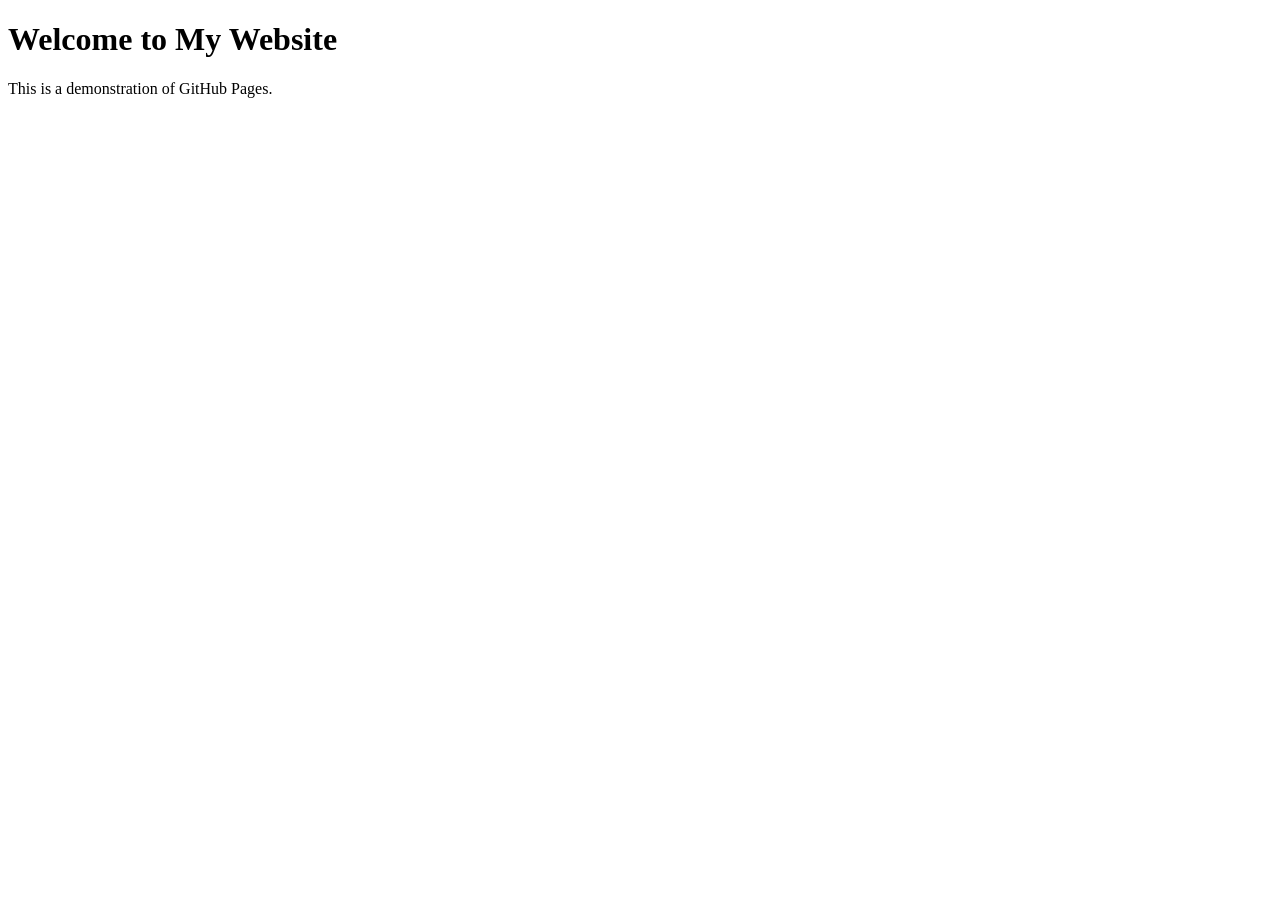
<file: webpage/index.html>
<!DOCTYPE html>
<html lang="en">
<head>
    <meta charset="UTF-8">
    <meta name="viewport" content="width=device-width, initial-scale=1.0">
    <title>My Website</title>
</head>
<body>
    <h1>Welcome to My Website</h1>
    <p>This is a demonstration of GitHub Pages.</p>
</body>
</html>
</file>
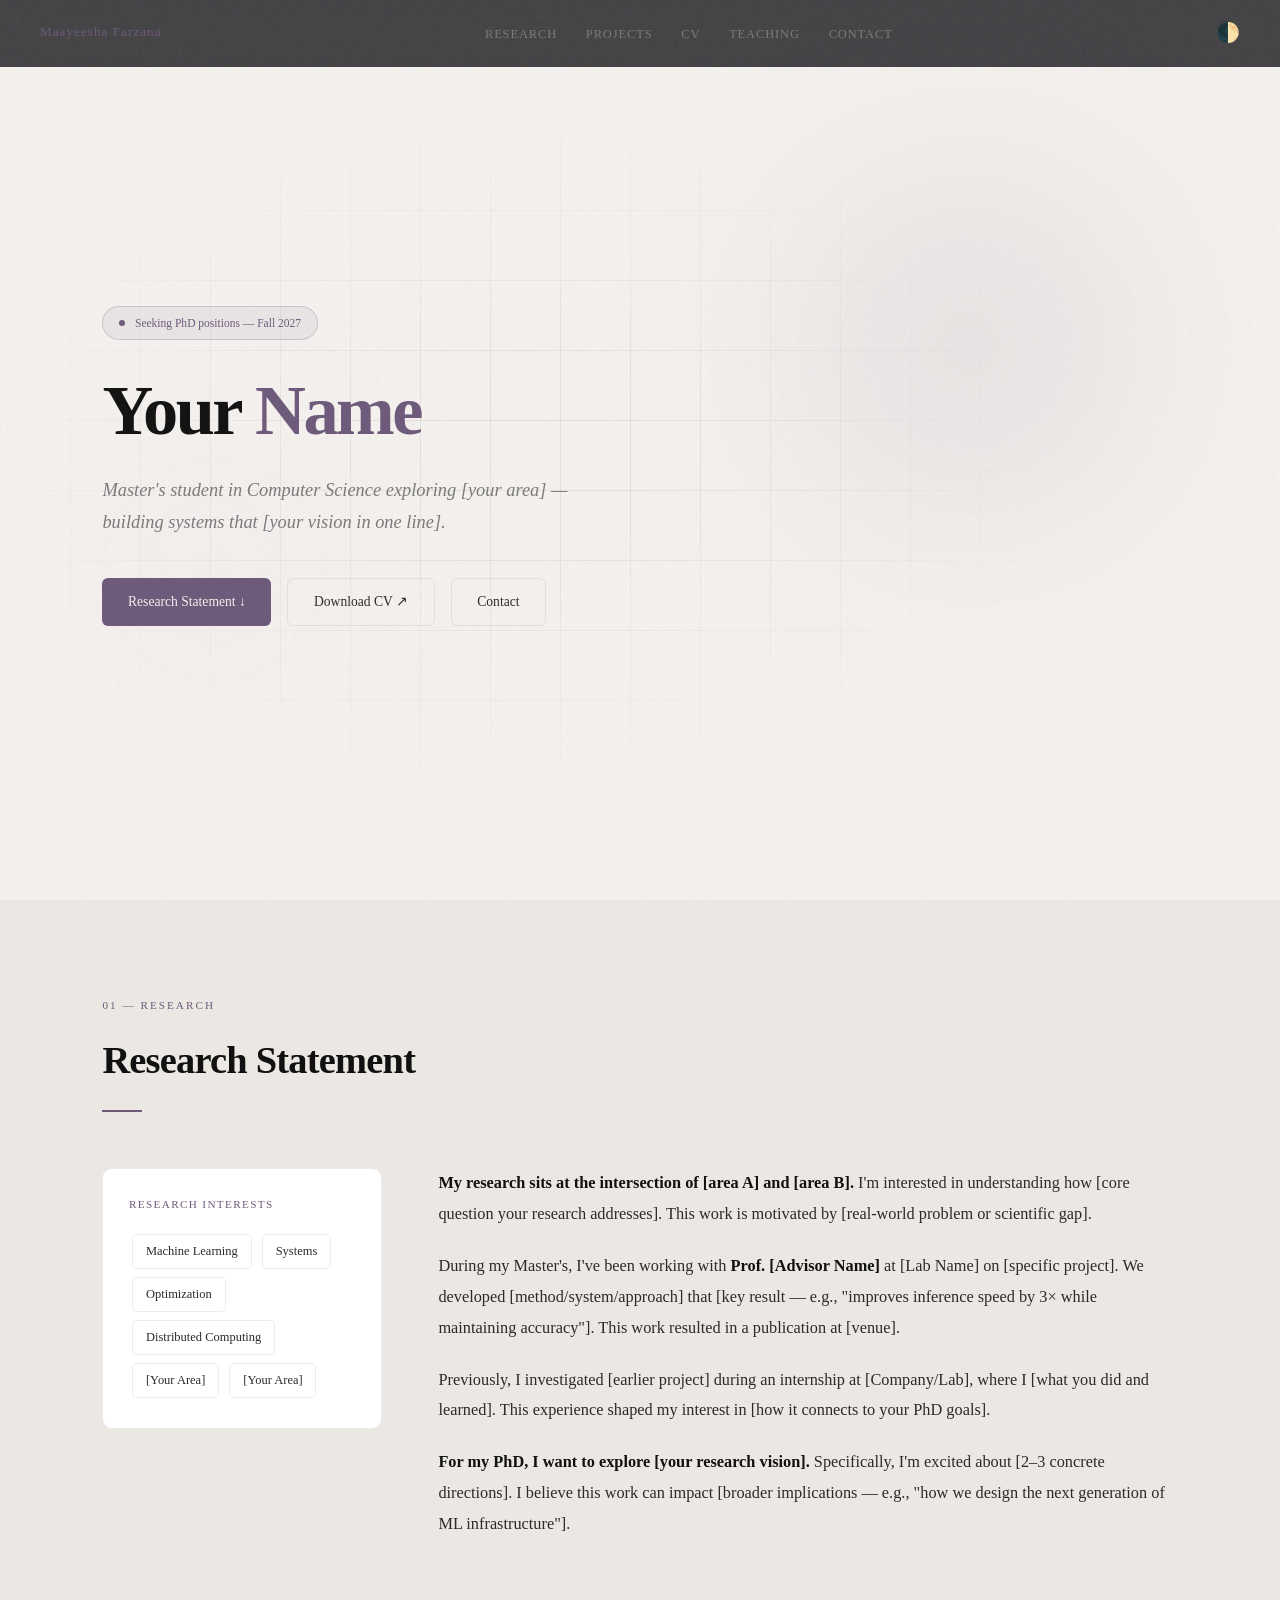
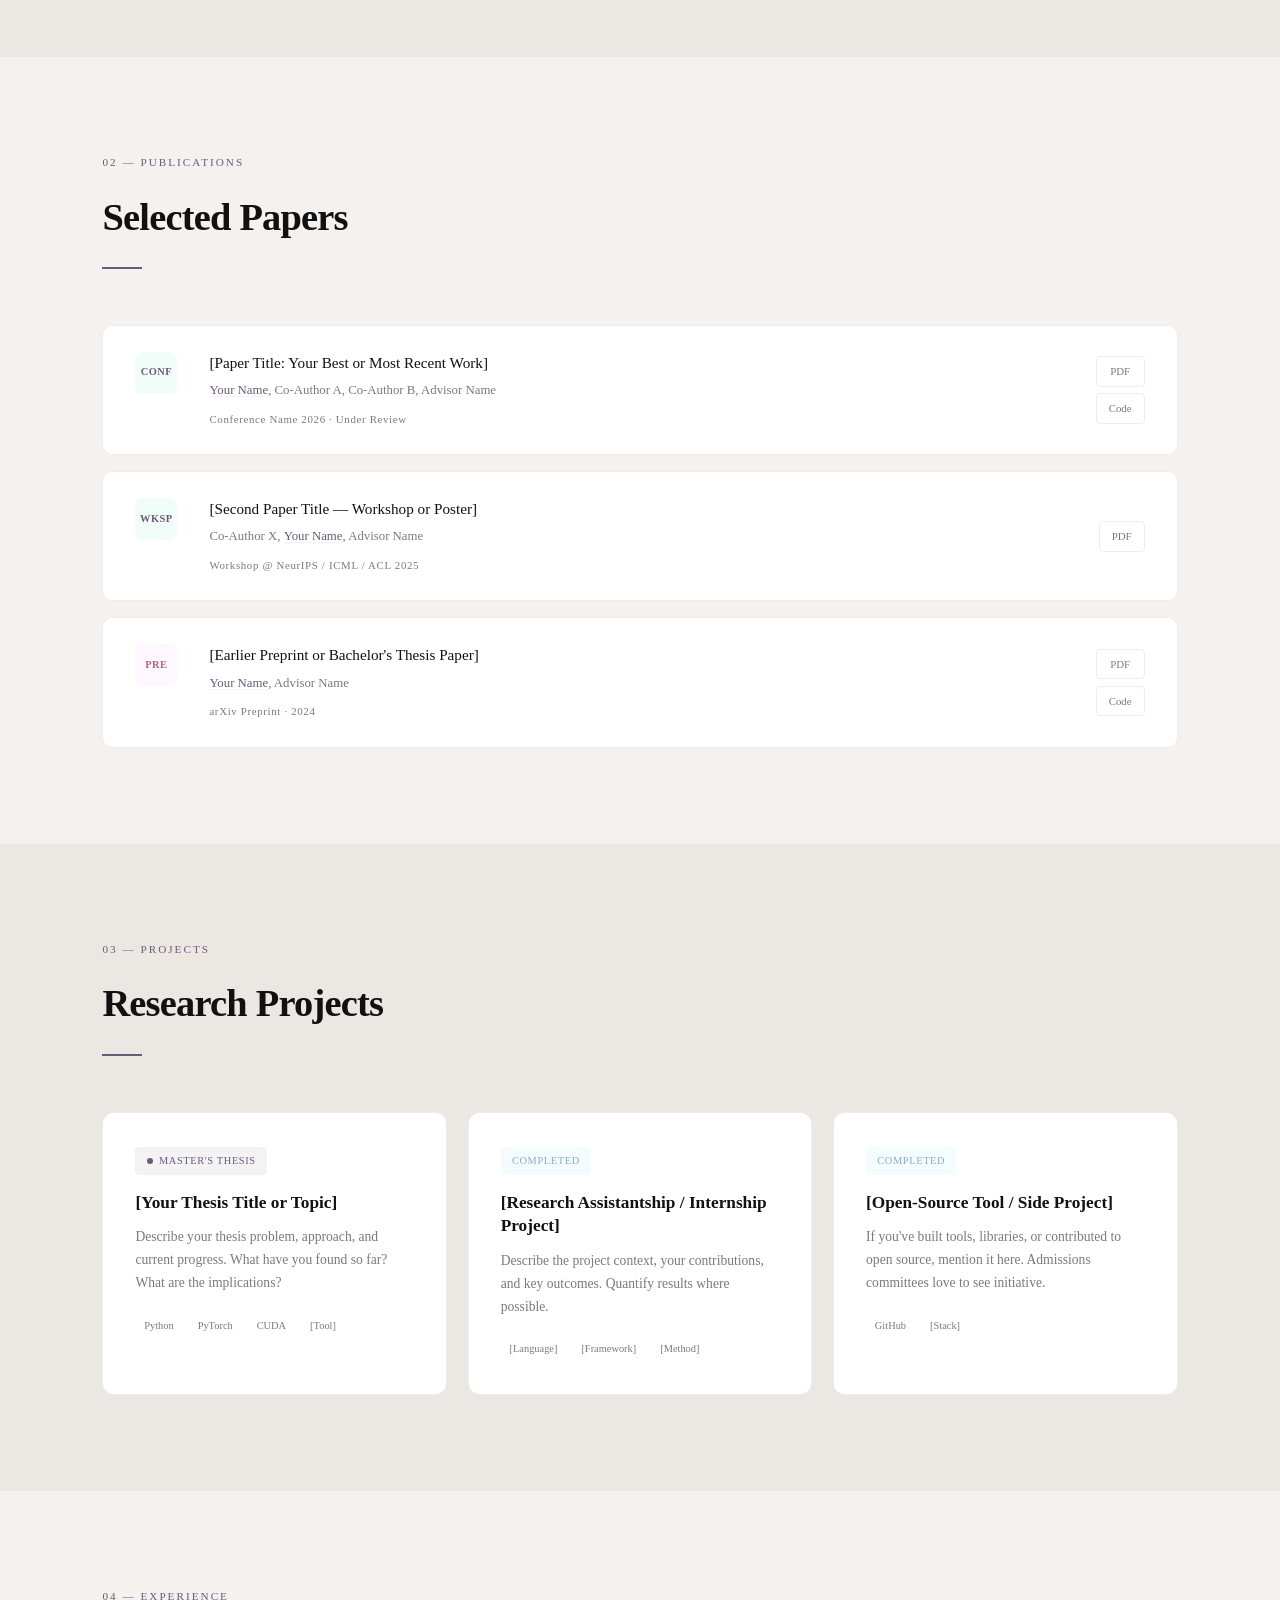
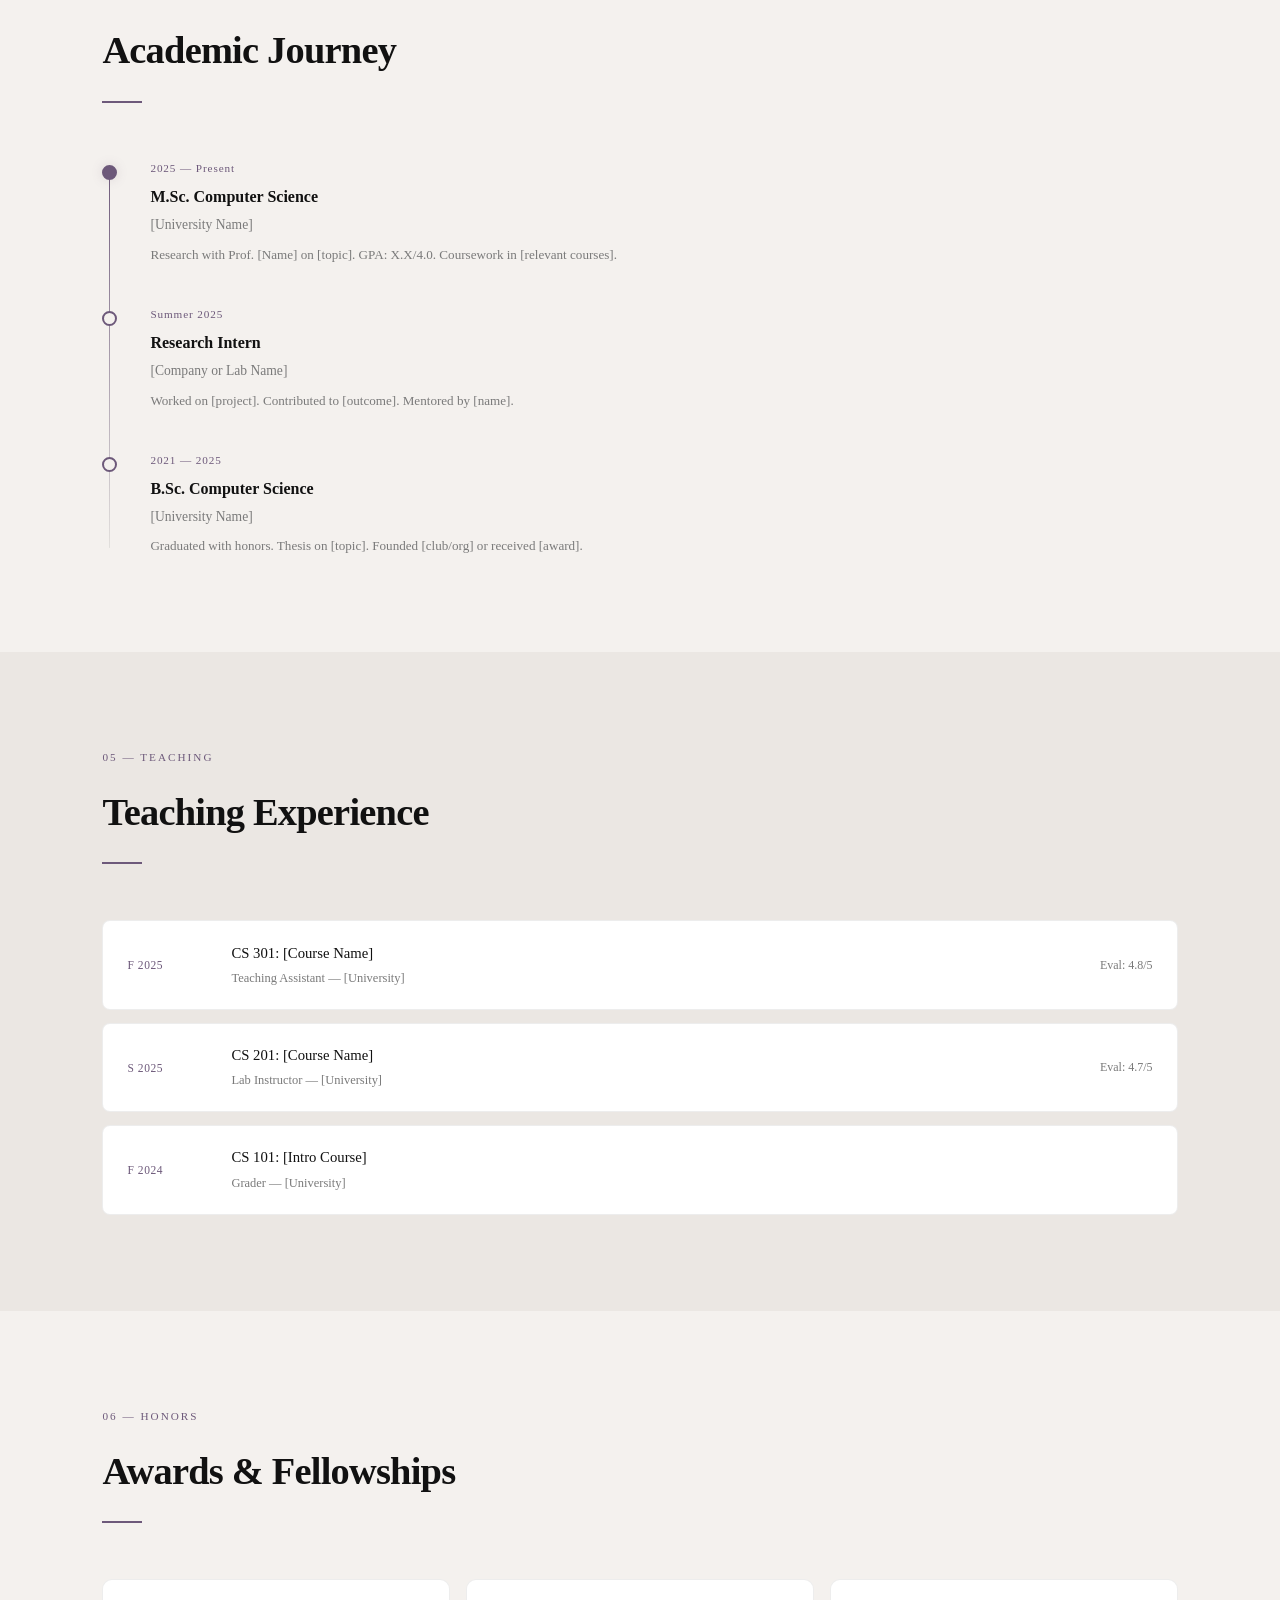
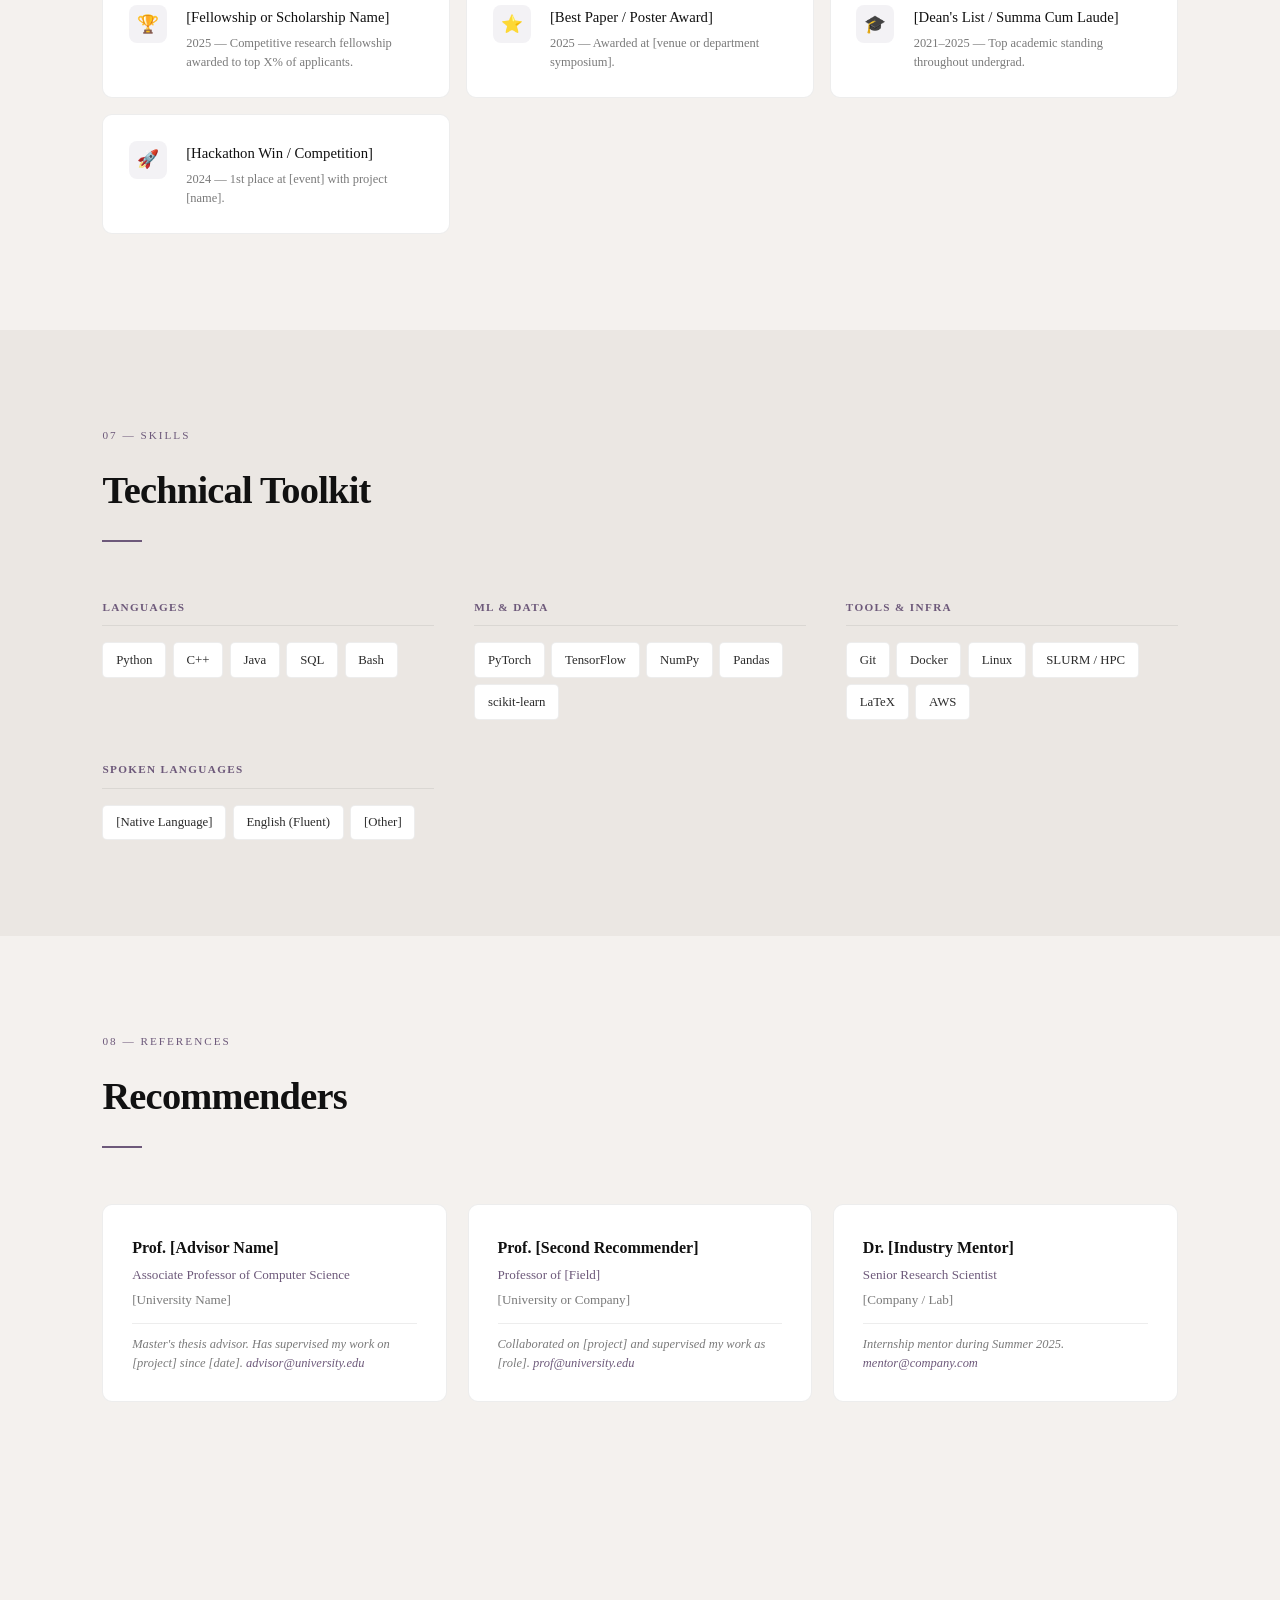
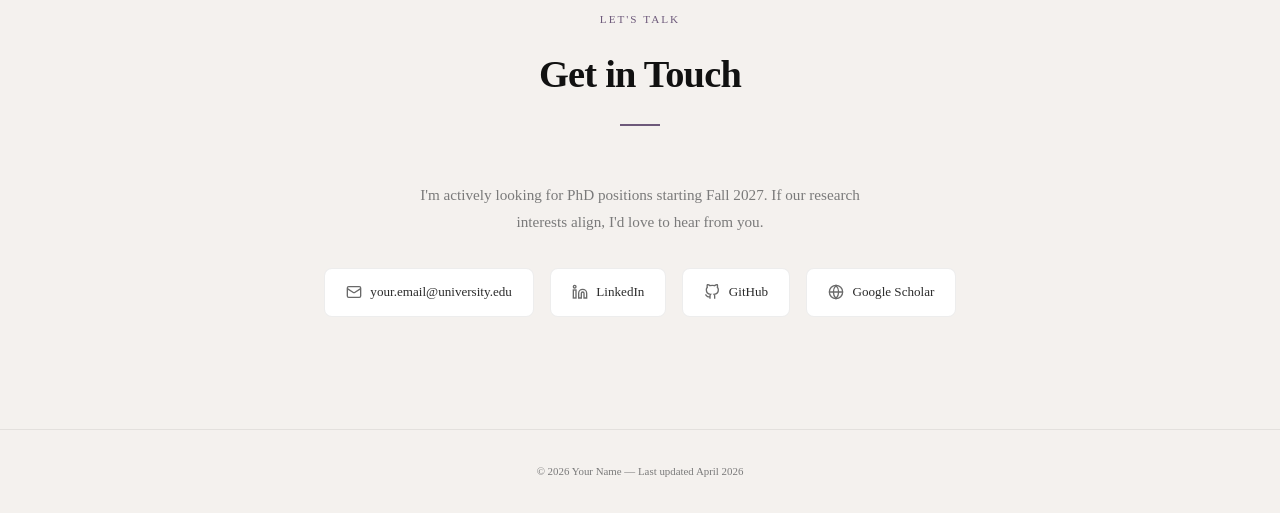
<file: index_old.html>
<!DOCTYPE html>
<html lang="en">
<head>
<meta charset="UTF-8">
<meta name="viewport" content="width=device-width, initial-scale=1.0">
<title>Academic Portfolio — PhD Applicant</title>
<link href="https://fonts.googleapis.com/css2?family=JetBrains+Mono:wght@300;400;500;700&family=Outfit:wght@300;400;500;600;700&family=Lora:ital,wght@0,400;0,500;0,600;1,400;1,500&display=swap" rel="stylesheet">
<style>
    :root {
      /* Light / default mode */
      --bg: #f4f1ee;
      --bg-alt: #ebe7e3;
      --bg-card: #ffffff;
      --bg-card-hover: #e6e1dc;

      --accent: #6d597a;
      --accent-warm: #b56576;
      --accent-blue: #8da9c4;

      --accent-dim: rgba(109,89,122,0.08);
      --accent-glow: rgba(109,89,122,0.18);

      --text: #2b2b2b;
      --text-dim: #7a7a7a;
      --text-bright: #111111;

      --border: rgba(0,0,0,0.07);
      --border-accent: rgba(109,89,122,0.22);
    }

    body.dark {
      --bg: #1a1a22;
      --bg-alt: #22222a;
      --bg-card: #2a2a33;
      --bg-card-hover: #32323d;

      --accent: #a78bfa;
      --accent-warm: #f472b6;
      --accent-blue: #60a5fa;

      --accent-dim: rgba(167,139,250,0.12);
      --accent-glow: rgba(167,139,250,0.25);

      --text: #e5e7eb;
      --text-dim: #9ca3af;
      --text-bright: #ffffff;

      --border: rgba(255,255,255,0.08);
      --border-accent: rgba(167,139,250,0.25);
    }

  * { margin: 0; padding: 0; box-sizing: border-box; }
  html { scroll-behavior: smooth; scrollbar-width: thin; scrollbar-color: var(--accent-dim) transparent; }

  body {
    background: var(--bg);
    color: var(--text);
    font-family: var(--font-display);
    line-height: 1.75;
    overflow-x: hidden;
  }

  body::before {
    content: '';
    position: fixed; inset: 0;
    background-image: url("data:image/svg+xml,%3Csvg viewBox='0 0 256 256' xmlns='http://www.w3.org/2000/svg'%3E%3Cfilter id='n'%3E%3CfeTurbulence type='fractalNoise' baseFrequency='0.8' numOctaves='4' stitchTiles='stitch'/%3E%3C/filter%3E%3Crect width='100%25' height='100%25' filter='url(%23n)' opacity='0.035'/%3E%3C/svg%3E");
    pointer-events: none; z-index: 9999;
  }

  a { color: var(--accent); text-decoration: none; transition: all 0.3s; }
  a:hover { opacity: 0.85; }

  /* ——— Nav ——— */
  nav {
    position: fixed; top: 0; width: 100%; z-index: 100;
    padding: 1rem 2.5rem;
    display: flex; justify-content: space-between; align-items: center;
    backdrop-filter: blur(24px);
    background: rgba(8,8,13,0.75);
    border-bottom: 1px solid var(--border);
  }
  .logo { font-family: var(--font-mono); font-size: 0.82rem; color: var(--accent); letter-spacing: 0.08em; }
  .logo span { color: var(--text-dim); }
  nav ul { display: flex; list-style: none; gap: 1.8rem; }
  nav a {
    color: var(--text-dim); font-size: 0.78rem; letter-spacing: 0.07em;
    text-transform: uppercase; font-weight: 500; position: relative;
  }
  nav a::after {
    content: ''; position: absolute; bottom: -4px; left: 0;
    width: 0; height: 1px; background: var(--accent); transition: width 0.3s;
  }
  nav a:hover { color: var(--accent); opacity: 1; }
  nav a:hover::after { width: 100%; }
  .nav-cta {
  background: transparent;
  color: var(--text-dim);
  padding: 0;
  border: none;
  font-weight: 500;
  font-size: 0.78rem;
  text-transform: uppercase;
}
.nav-cta:hover {
  color: var(--accent);
}

  /* ——— Hero ——— */
  .hero {
    min-height: 100vh; display: flex; align-items: center;
    padding: 6rem 8vw 4rem; position: relative; overflow: hidden;
  }
  .hero-grid-bg {
    position: absolute; inset: 0;
    background-image: linear-gradient(var(--border) 1px, transparent 1px), linear-gradient(90deg, var(--border) 1px, transparent 1px);
    background-size: 70px 70px;
    mask-image: radial-gradient(ellipse 60% 55% at 40% 50%, black 10%, transparent 75%);
  }
  .hero-orb { position: absolute; border-radius: 50%; filter: blur(100px); animation: drift 8s ease-in-out infinite alternate; }
  .hero-orb-1 { top: 15%; right: 8%; width: 420px; height: 420px; background: radial-gradient(circle, var(--accent-glow) 0%, transparent 70%); }
  .hero-orb-2 { bottom: 20%; left: 5%; width: 300px; height: 300px; background: radial-gradient(circle, rgba(240,171,252,0.08) 0%, transparent 70%); animation-delay: -3s; animation-duration: 10s; }
  @keyframes drift { 0% { opacity: 0.35; transform: translate(0,0) scale(1); } 100% { opacity: 0.6; transform: translate(15px,-20px) scale(1.1); } }

  .hero-content { position: relative; z-index: 2; max-width: 720px; }
  .hero-badge {
    display: inline-flex; align-items: center; gap: 0.6rem;
    font-family: var(--font-mono); font-size: 0.72rem; color: var(--accent);
    background: var(--accent-dim); padding: 0.4rem 1rem; border-radius: 20px;
    border: 1px solid var(--border-accent); margin-bottom: 2rem;
    opacity: 0; animation: fadeUp 0.6s 0.2s forwards;
  }
  .dot { width: 6px; height: 6px; background: var(--accent); border-radius: 50%; animation: blink 2s infinite; }
  @keyframes blink { 0%,100% { opacity: 1; } 50% { opacity: 0.3; } }

  .hero h1 {
    font-size: clamp(2.6rem, 5.5vw, 4.4rem); font-weight: 700;
    color: var(--text-bright); line-height: 1.1; letter-spacing: -0.035em;
    margin-bottom: 1.5rem; opacity: 0; animation: fadeUp 0.7s 0.4s forwards;
  }
  .hero h1 .accent { color: var(--accent); }
  .hero-sub {
    font-family: var(--font-serif); font-size: 1.15rem; color: var(--text-dim);
    font-weight: 400; font-style: italic; max-width: 520px; margin-bottom: 2.5rem;
    opacity: 0; animation: fadeUp 0.7s 0.6s forwards;
  }
  .hero-actions { display: flex; gap: 1rem; flex-wrap: wrap; opacity: 0; animation: fadeUp 0.7s 0.8s forwards; }

  .btn {
    padding: 0.7rem 1.6rem; border-radius: 6px; font-family: var(--font-display);
    font-size: 0.85rem; font-weight: 500; cursor: pointer; transition: all 0.3s;
    display: inline-flex; align-items: center; gap: 0.5rem; border: none;
  }
  .btn-primary { background: var(--accent); color: var(--bg); }
  .btn-primary:hover { box-shadow: 0 0 30px var(--accent-glow); transform: translateY(-2px); opacity: 1; }
  .btn-ghost { background: transparent; color: var(--text); border: 1px solid var(--border); }
  .btn-ghost:hover { border-color: var(--accent); color: var(--accent); opacity: 1; }

  @keyframes fadeUp { from { opacity: 0; transform: translateY(28px); } to { opacity: 1; transform: translateY(0); } }

  /* ——— Sections ——— */
  section { padding: 6rem 8vw; position: relative; }
  .section-alt { background: var(--bg-alt); }
  .section-inner { max-width: var(--max-w); margin: 0 auto; }
  .section-header { margin-bottom: 3.5rem; }
  .section-label { font-family: var(--font-mono); font-size: 0.7rem; color: var(--accent); letter-spacing: 0.18em; text-transform: uppercase; margin-bottom: 0.7rem; }
  .section-title { font-size: clamp(1.7rem, 3vw, 2.4rem); font-weight: 600; color: var(--text-bright); letter-spacing: -0.02em; }
  .section-bar { width: 40px; height: 2px; background: var(--accent); margin-top: 1rem; }

  /* ——— Research Statement ——— */
  .statement-block { display: grid; grid-template-columns: 280px 1fr; gap: 3.5rem; align-items: start; }
  .statement-sidebar { position: sticky; top: 6rem; }
  .research-interests { background: var(--bg-card); border: 1px solid var(--border); border-radius: 10px; padding: 1.6rem; }
  .ri-title { font-family: var(--font-mono); font-size: 0.7rem; color: var(--accent); text-transform: uppercase; letter-spacing: 0.12em; margin-bottom: 1rem; }
  .ri-tag {
    display: inline-block; font-size: 0.78rem; color: var(--text);
    background: rgba(255,255,255,0.04); border: 1px solid var(--border);
    padding: 0.35rem 0.8rem; border-radius: 5px; margin: 0.25rem 0.2rem; transition: all 0.3s;
  }
  .ri-tag:hover { border-color: var(--border-accent); background: var(--accent-dim); }
  .statement-text { font-family: var(--font-serif); font-size: 1.02rem; color: var(--text); line-height: 1.9; }
  .statement-text p { margin-bottom: 1.3rem; }
  .statement-text strong { color: var(--text-bright); font-weight: 600; }

  /* ——— Timeline ——— */
  .timeline { position: relative; padding-left: 3rem; }
  .timeline::before { content: ''; position: absolute; left: 7px; top: 8px; bottom: 8px; width: 1px; background: linear-gradient(to bottom, var(--accent), var(--border)); }
  .tl-item { position: relative; padding-bottom: 2.5rem; }
  .tl-item:last-child { padding-bottom: 0; }
  .tl-dot { position: absolute; left: -3rem; top: 6px; width: 15px; height: 15px; border-radius: 50%; border: 2px solid var(--accent); background: var(--bg); }
  .tl-item:first-child .tl-dot { background: var(--accent); box-shadow: 0 0 12px var(--accent-glow); }
  .tl-date { font-family: var(--font-mono); font-size: 0.7rem; color: var(--accent); letter-spacing: 0.08em; margin-bottom: 0.3rem; }
  .tl-title { font-size: 1rem; font-weight: 600; color: var(--text-bright); margin-bottom: 0.15rem; }
  .tl-place { font-size: 0.85rem; color: var(--text-dim); font-weight: 400; }
  .tl-desc { font-size: 0.82rem; color: var(--text-dim); margin-top: 0.4rem; line-height: 1.6; font-weight: 300; }

  /* ——— Publications ——— */
  .pub-list { display: flex; flex-direction: column; gap: 1rem; }
  .pub-item {
    background: var(--bg-card); border: 1px solid var(--border); border-radius: 10px;
    padding: 1.6rem 2rem; display: grid; grid-template-columns: 50px 1fr auto;
    gap: 1.5rem; align-items: start; transition: all 0.35s;
  }
  .pub-item:hover { border-color: var(--border-accent); background: var(--bg-card-hover); transform: translateY(-2px); }
  .pub-type-icon {
    width: 42px; height: 42px; border-radius: 8px;
    display: flex; align-items: center; justify-content: center;
    font-size: 0.65rem; font-family: var(--font-mono); font-weight: 700;
    text-transform: uppercase; letter-spacing: 0.05em; flex-shrink: 0;
  }
  .pub-type-conf { background: rgba(110,231,183,0.1); color: var(--accent); }
  .pub-type-journal { background: rgba(125,211,252,0.1); color: var(--accent-blue); }
  .pub-type-preprint { background: rgba(240,171,252,0.1); color: var(--accent-warm); }
  .pub-info h3 { font-size: 0.95rem; font-weight: 500; color: var(--text-bright); line-height: 1.45; margin-bottom: 0.35rem; }
  .pub-authors { font-size: 0.8rem; color: var(--text-dim); font-weight: 300; }
  .pub-authors strong { color: var(--accent); font-weight: 500; text-decoration: underline; text-decoration-color: var(--accent-dim); text-underline-offset: 2px; }
  .pub-venue { font-family: var(--font-mono); font-size: 0.68rem; color: var(--text-dim); margin-top: 0.5rem; letter-spacing: 0.06em; }
  .pub-links { display: flex; flex-direction: column; gap: 0.4rem; align-self: center; }
  .pub-link-btn {
    font-family: var(--font-mono); font-size: 0.68rem; color: var(--text-dim);
    border: 1px solid var(--border); padding: 0.3rem 0.75rem; border-radius: 4px;
    transition: all 0.3s; text-align: center; white-space: nowrap;
  }
  .pub-link-btn:hover { border-color: var(--accent); color: var(--accent); opacity: 1; }

  /* ——— Projects ——— */
  .projects-grid { display: grid; grid-template-columns: repeat(auto-fit, minmax(320px, 1fr)); gap: 1.3rem; }
  .project-card {
    background: var(--bg-card); border: 1px solid var(--border); border-radius: 12px;
    padding: 2rem; position: relative; overflow: hidden; transition: all 0.4s;
  }
  .project-card::before {
    content: ''; position: absolute; top: 0; left: 0; width: 100%; height: 2px;
    background: linear-gradient(90deg, var(--accent), var(--accent-blue)); opacity: 0; transition: opacity 0.4s;
  }
  .project-card:hover { border-color: var(--border-accent); background: var(--bg-card-hover); transform: translateY(-4px); }
  .project-card:hover::before { opacity: 1; }
  .project-status {
    display: inline-flex; align-items: center; gap: 0.4rem;
    font-family: var(--font-mono); font-size: 0.65rem; letter-spacing: 0.06em;
    text-transform: uppercase; padding: 0.3rem 0.7rem; border-radius: 4px; margin-bottom: 1rem;
  }
  .status-active { color: var(--accent); background: var(--accent-dim); }
  .status-complete { color: var(--accent-blue); background: rgba(125,211,252,0.08); }
  .project-card h3 { font-size: 1.08rem; font-weight: 600; color: var(--text-bright); margin-bottom: 0.7rem; line-height: 1.35; }
  .project-card p { font-size: 0.85rem; color: var(--text-dim); font-weight: 300; line-height: 1.7; margin-bottom: 1.2rem; }
  .project-tech { display: flex; flex-wrap: wrap; gap: 0.4rem; }
  .project-tech span { font-family: var(--font-mono); font-size: 0.65rem; color: var(--text-dim); background: rgba(255,255,255,0.04); padding: 0.2rem 0.55rem; border-radius: 3px; }

  /* ——— Teaching ——— */
  .teaching-list { display: flex; flex-direction: column; gap: 0.8rem; }
  .teaching-item {
    display: grid; grid-template-columns: 80px 1fr auto; gap: 1.5rem; align-items: center;
    padding: 1.2rem 1.5rem; background: var(--bg-card); border: 1px solid var(--border);
    border-radius: 8px; transition: all 0.3s;
  }
  .teaching-item:hover { border-color: var(--border-accent); transform: translateX(4px); }
  .teaching-sem { font-family: var(--font-mono); font-size: 0.72rem; color: var(--accent); letter-spacing: 0.05em; }
  .teaching-course { font-size: 0.92rem; font-weight: 500; color: var(--text-bright); }
  .teaching-role { font-size: 0.78rem; color: var(--text-dim); margin-top: 0.1rem; }
  .teaching-eval { font-family: var(--font-mono); font-size: 0.75rem; color: var(--text-dim); text-align: right; }

  /* ——— Awards ——— */
  .awards-grid { display: grid; grid-template-columns: repeat(auto-fit, minmax(280px, 1fr)); gap: 1rem; }
  .award-card {
    padding: 1.6rem; background: var(--bg-card); border: 1px solid var(--border);
    border-radius: 10px; transition: all 0.3s; display: flex; gap: 1.2rem; align-items: start;
  }
  .award-card:hover { border-color: var(--border-accent); transform: translateY(-3px); }
  .award-icon {
    width: 38px; height: 38px; background: var(--accent-dim); border-radius: 8px;
    display: flex; align-items: center; justify-content: center; font-size: 1.1rem; flex-shrink: 0;
  }
  .award-title { font-size: 0.92rem; font-weight: 500; color: var(--text-bright); }
  .award-desc { font-size: 0.78rem; color: var(--text-dim); margin-top: 0.2rem; line-height: 1.5; }

  /* ——— Skills ——— */
  .skills-columns { display: grid; grid-template-columns: repeat(auto-fit, minmax(250px, 1fr)); gap: 2.5rem; }
  .skill-category h4 {
    font-family: var(--font-mono); font-size: 0.7rem; color: var(--accent);
    text-transform: uppercase; letter-spacing: 0.12em; margin-bottom: 1rem;
    padding-bottom: 0.5rem; border-bottom: 1px solid var(--border);
  }
  .skill-tags { display: flex; flex-wrap: wrap; gap: 0.4rem; }
  .skill-tag {
    font-size: 0.8rem; color: var(--text); background: var(--bg-card);
    border: 1px solid var(--border); padding: 0.35rem 0.8rem; border-radius: 5px; transition: all 0.3s;
  }
  .skill-tag:hover { border-color: var(--border-accent); background: var(--accent-dim); }

  /* ——— Recommenders ——— */
  .recommenders-grid { display: grid; grid-template-columns: repeat(auto-fit, minmax(300px, 1fr)); gap: 1.3rem; }
  .rec-card { background: var(--bg-card); border: 1px solid var(--border); border-radius: 10px; padding: 1.8rem; transition: all 0.3s; }
  .rec-card:hover { border-color: var(--border-accent); }
  .rec-name { font-size: 1rem; font-weight: 600; color: var(--text-bright); }
  .rec-title { font-size: 0.82rem; color: var(--accent); margin-top: 0.15rem; }
  .rec-affiliation { font-size: 0.82rem; color: var(--text-dim); margin-top: 0.1rem; }
  .rec-relation {
    font-size: 0.78rem; color: var(--text-dim); font-style: italic;
    margin-top: 0.7rem; padding-top: 0.7rem; border-top: 1px solid var(--border); line-height: 1.5;
  }

  /* ——— Contact ——— */
  .contact-section { text-align: center; padding: 7rem 8vw; }
  .contact-section .section-header { display: flex; flex-direction: column; align-items: center; }
  .contact-section .section-bar { margin: 1rem auto 0; }
  .contact-note { color: var(--text-dim); max-width: 480px; margin: 0 auto 2rem; font-weight: 300; font-size: 0.95rem; }
  .contact-grid { display: flex; justify-content: center; gap: 1rem; flex-wrap: wrap; }
  .contact-chip {
    display: inline-flex; align-items: center; gap: 0.55rem;
    padding: 0.75rem 1.3rem; background: var(--bg-card); border: 1px solid var(--border);
    border-radius: 8px; color: var(--text); font-size: 0.82rem; transition: all 0.3s;
  }
  .contact-chip:hover { border-color: var(--accent); color: var(--accent); transform: translateY(-3px); box-shadow: 0 8px 25px rgba(0,0,0,0.3); opacity: 1; }
  .contact-chip svg { width: 16px; height: 16px; opacity: 0.7; }

  footer {
    text-align: center; padding: 2rem; font-family: var(--font-mono);
    font-size: 0.68rem; color: var(--text-dim); border-top: 1px solid var(--border);
  }

  /* ——— Scroll reveal ——— */
  .reveal { opacity: 0; transform: translateY(28px); transition: all 0.75s cubic-bezier(0.16, 1, 0.3, 1); }
  .reveal.visible { opacity: 1; transform: translateY(0); }
  .reveal-delay-1 { transition-delay: 0.1s; }
  .reveal-delay-2 { transition-delay: 0.2s; }
  .reveal-delay-3 { transition-delay: 0.3s; }

  @media (max-width: 900px) {
    nav ul { gap: 1rem; }
    nav a { font-size: 0.7rem; }
    .hero { padding: 6rem 5vw 4rem; }
    section { padding: 4rem 5vw; }
    .statement-block { grid-template-columns: 1fr; gap: 2rem; }
    .statement-sidebar { position: static; }
    .pub-item { grid-template-columns: 1fr; gap: 0.6rem; }
    .pub-type-icon { display: none; }
    .teaching-item { grid-template-columns: 1fr; gap: 0.4rem; }
    .hero-actions { flex-direction: column; }
  }
#dark-mode-toggle {
    all: unset;              
    cursor: pointer;         
    font-size: 1.2rem;       
    color: var(--text-dim);  
    background: transparent; 
    padding: 0;              
    margin: 0;               
    display: flex;
    align-items: center;
    justify-content: center;
  }
  
</style>
</head>
<body>
<nav>
  <div class="logo">Maayeesha Farzana</div>

  <ul>
    <li><a href="#research-statement">Research</a></li>
    <li><a href="#publications">Projects</a></li>
    <li><a href="#experience">CV</a></li>
    <li><a href="#teaching">Teaching</a></li>
    <li><a href="#contact" class="nav-cta">Contact</a></li>
  </ul>

  <!-- Dark mode toggle -->
  <button id="dark-mode-toggle">🌓</button>
</nav>

<!-- Hero -->
<section class="hero">
  <div class="hero-grid-bg"></div>
  <div class="hero-orb hero-orb-1"></div>
  <div class="hero-orb hero-orb-2"></div>
  <div class="hero-content">
    <div class="hero-badge"><span class="dot"></span> Seeking PhD positions — Fall 2027</div>
    <h1>Your <span class="accent">Name</span></h1>
    <p class="hero-sub">Master's student in Computer Science exploring [your area] — building systems that [your vision in one line].</p>
    <div class="hero-actions">
      <a href="#research-statement" class="btn btn-primary">Research Statement &darr;</a>
      <a href="/cv.pdf" class="btn btn-ghost">Download CV &nearr;</a>
      <a href="#contact" class="btn btn-ghost">Contact</a>
    </div>
  </div>
</section>

<!-- Research Statement -->
<section id="research-statement" class="section-alt">
  <div class="section-inner">
    <div class="section-header reveal">
      <div class="section-label">01 — Research</div>
      <h2 class="section-title">Research Statement</h2>
      <div class="section-bar"></div>
    </div>
    <div class="statement-block">
      <div class="statement-sidebar reveal">
        <div class="research-interests">
          <div class="ri-title">Research Interests</div>
          <span class="ri-tag">Machine Learning</span>
          <span class="ri-tag">Systems</span>
          <span class="ri-tag">Optimization</span>
          <span class="ri-tag">Distributed Computing</span>
          <span class="ri-tag">[Your Area]</span>
          <span class="ri-tag">[Your Area]</span>
        </div>
      </div>
      <div class="statement-text reveal">
        <p><strong>My research sits at the intersection of [area A] and [area B].</strong> I'm interested in understanding how [core question your research addresses]. This work is motivated by [real-world problem or scientific gap].</p>
        <p>During my Master's, I've been working with <strong>Prof. [Advisor Name]</strong> at [Lab Name] on [specific project]. We developed [method/system/approach] that [key result — e.g., "improves inference speed by 3× while maintaining accuracy"]. This work resulted in a publication at [venue].</p>
        <p>Previously, I investigated [earlier project] during an internship at [Company/Lab], where I [what you did and learned]. This experience shaped my interest in [how it connects to your PhD goals].</p>
        <p><strong>For my PhD, I want to explore [your research vision].</strong> Specifically, I'm excited about [2–3 concrete directions]. I believe this work can impact [broader implications — e.g., "how we design the next generation of ML infrastructure"].</p>
      </div>
    </div>
  </div>
</section>

<!-- Publications -->
<section id="publications">
  <div class="section-inner">
    <div class="section-header reveal">
      <div class="section-label">02 — Publications</div>
      <h2 class="section-title">Selected Papers</h2>
      <div class="section-bar"></div>
    </div>
    <div class="pub-list">
      <div class="pub-item reveal">
        <div class="pub-type-icon pub-type-conf">Conf</div>
        <div class="pub-info">
          <h3>[Paper Title: Your Best or Most Recent Work]</h3>
          <div class="pub-authors"><strong>Your Name</strong>, Co-Author A, Co-Author B, Advisor Name</div>
          <div class="pub-venue">Conference Name 2026 &middot; Under Review</div>
        </div>
        <div class="pub-links"><a href="#" class="pub-link-btn">PDF</a><a href="#" class="pub-link-btn">Code</a></div>
      </div>
      <div class="pub-item reveal reveal-delay-1">
        <div class="pub-type-icon pub-type-conf">Wksp</div>
        <div class="pub-info">
          <h3>[Second Paper Title — Workshop or Poster]</h3>
          <div class="pub-authors">Co-Author X, <strong>Your Name</strong>, Advisor Name</div>
          <div class="pub-venue">Workshop @ NeurIPS / ICML / ACL 2025</div>
        </div>
        <div class="pub-links"><a href="#" class="pub-link-btn">PDF</a></div>
      </div>
      <div class="pub-item reveal reveal-delay-2">
        <div class="pub-type-icon pub-type-preprint">Pre</div>
        <div class="pub-info">
          <h3>[Earlier Preprint or Bachelor's Thesis Paper]</h3>
          <div class="pub-authors"><strong>Your Name</strong>, Advisor Name</div>
          <div class="pub-venue">arXiv Preprint &middot; 2024</div>
        </div>
        <div class="pub-links"><a href="#" class="pub-link-btn">PDF</a><a href="#" class="pub-link-btn">Code</a></div>
      </div>
    </div>
  </div>
</section>

<!-- Research Projects -->
<section class="section-alt">
  <div class="section-inner">
    <div class="section-header reveal">
      <div class="section-label">03 — Projects</div>
      <h2 class="section-title">Research Projects</h2>
      <div class="section-bar"></div>
    </div>
    <div class="projects-grid">
      <div class="project-card reveal">
        <div class="project-status status-active"><span class="dot"></span> Master's Thesis</div>
        <h3>[Your Thesis Title or Topic]</h3>
        <p>Describe your thesis problem, approach, and current progress. What have you found so far? What are the implications?</p>
        <div class="project-tech"><span>Python</span><span>PyTorch</span><span>CUDA</span><span>[Tool]</span></div>
      </div>
      <div class="project-card reveal reveal-delay-1">
        <div class="project-status status-complete">Completed</div>
        <h3>[Research Assistantship / Internship Project]</h3>
        <p>Describe the project context, your contributions, and key outcomes. Quantify results where possible.</p>
        <div class="project-tech"><span>[Language]</span><span>[Framework]</span><span>[Method]</span></div>
      </div>
      <div class="project-card reveal reveal-delay-2">
        <div class="project-status status-complete">Completed</div>
        <h3>[Open-Source Tool / Side Project]</h3>
        <p>If you've built tools, libraries, or contributed to open source, mention it here. Admissions committees love to see initiative.</p>
        <div class="project-tech"><span>GitHub</span><span>[Stack]</span></div>
      </div>
    </div>
  </div>
</section>

<!-- Experience Timeline -->
<section id="experience">
  <div class="section-inner">
    <div class="section-header reveal">
      <div class="section-label">04 — Experience</div>
      <h2 class="section-title">Academic Journey</h2>
      <div class="section-bar"></div>
    </div>
    <div class="timeline reveal">
      <div class="tl-item">
        <div class="tl-dot"></div>
        <div class="tl-date">2025 — Present</div>
        <div class="tl-title">M.Sc. Computer Science</div>
        <div class="tl-place">[University Name]</div>
        <div class="tl-desc">Research with Prof. [Name] on [topic]. GPA: X.X/4.0. Coursework in [relevant courses].</div>
      </div>
      <div class="tl-item">
        <div class="tl-dot"></div>
        <div class="tl-date">Summer 2025</div>
        <div class="tl-title">Research Intern</div>
        <div class="tl-place">[Company or Lab Name]</div>
        <div class="tl-desc">Worked on [project]. Contributed to [outcome]. Mentored by [name].</div>
      </div>
      <div class="tl-item">
        <div class="tl-dot"></div>
        <div class="tl-date">2021 — 2025</div>
        <div class="tl-title">B.Sc. Computer Science</div>
        <div class="tl-place">[University Name]</div>
        <div class="tl-desc">Graduated with honors. Thesis on [topic]. Founded [club/org] or received [award].</div>
      </div>
    </div>
  </div>
</section>

<!-- Teaching -->
<section id="teaching" class="section-alt">
  <div class="section-inner">
    <div class="section-header reveal">
      <div class="section-label">05 — Teaching</div>
      <h2 class="section-title">Teaching Experience</h2>
      <div class="section-bar"></div>
    </div>
    <div class="teaching-list">
      <div class="teaching-item reveal">
        <div class="teaching-sem">F 2025</div>
        <div><div class="teaching-course">CS 301: [Course Name]</div><div class="teaching-role">Teaching Assistant — [University]</div></div>
        <div class="teaching-eval">Eval: 4.8/5</div>
      </div>
      <div class="teaching-item reveal reveal-delay-1">
        <div class="teaching-sem">S 2025</div>
        <div><div class="teaching-course">CS 201: [Course Name]</div><div class="teaching-role">Lab Instructor — [University]</div></div>
        <div class="teaching-eval">Eval: 4.7/5</div>
      </div>
      <div class="teaching-item reveal reveal-delay-2">
        <div class="teaching-sem">F 2024</div>
        <div><div class="teaching-course">CS 101: [Intro Course]</div><div class="teaching-role">Grader — [University]</div></div>
        <div class="teaching-eval"></div>
      </div>
    </div>
  </div>
</section>

<!-- Awards -->
<section>
  <div class="section-inner">
    <div class="section-header reveal">
      <div class="section-label">06 — Honors</div>
      <h2 class="section-title">Awards & Fellowships</h2>
      <div class="section-bar"></div>
    </div>
    <div class="awards-grid">
      <div class="award-card reveal">
        <div class="award-icon">&#127942;</div>
        <div><div class="award-title">[Fellowship or Scholarship Name]</div><div class="award-desc">2025 — Competitive research fellowship awarded to top X% of applicants.</div></div>
      </div>
      <div class="award-card reveal reveal-delay-1">
        <div class="award-icon">&#11088;</div>
        <div><div class="award-title">[Best Paper / Poster Award]</div><div class="award-desc">2025 — Awarded at [venue or department symposium].</div></div>
      </div>
      <div class="award-card reveal reveal-delay-2">
        <div class="award-icon">&#127891;</div>
        <div><div class="award-title">[Dean's List / Summa Cum Laude]</div><div class="award-desc">2021–2025 — Top academic standing throughout undergrad.</div></div>
      </div>
      <div class="award-card reveal reveal-delay-3">
        <div class="award-icon">&#128640;</div>
        <div><div class="award-title">[Hackathon Win / Competition]</div><div class="award-desc">2024 — 1st place at [event] with project [name].</div></div>
      </div>
    </div>
  </div>
</section>

<!-- Skills -->
<section class="section-alt">
  <div class="section-inner">
    <div class="section-header reveal">
      <div class="section-label">07 — Skills</div>
      <h2 class="section-title">Technical Toolkit</h2>
      <div class="section-bar"></div>
    </div>
    <div class="skills-columns reveal">
      <div class="skill-category">
        <h4>Languages</h4>
        <div class="skill-tags"><span class="skill-tag">Python</span><span class="skill-tag">C++</span><span class="skill-tag">Java</span><span class="skill-tag">SQL</span><span class="skill-tag">Bash</span></div>
      </div>
      <div class="skill-category">
        <h4>ML & Data</h4>
        <div class="skill-tags"><span class="skill-tag">PyTorch</span><span class="skill-tag">TensorFlow</span><span class="skill-tag">NumPy</span><span class="skill-tag">Pandas</span><span class="skill-tag">scikit-learn</span></div>
      </div>
      <div class="skill-category">
        <h4>Tools & Infra</h4>
        <div class="skill-tags"><span class="skill-tag">Git</span><span class="skill-tag">Docker</span><span class="skill-tag">Linux</span><span class="skill-tag">SLURM / HPC</span><span class="skill-tag">LaTeX</span><span class="skill-tag">AWS</span></div>
      </div>
      <div class="skill-category">
        <h4>Spoken Languages</h4>
        <div class="skill-tags"><span class="skill-tag">[Native Language]</span><span class="skill-tag">English (Fluent)</span><span class="skill-tag">[Other]</span></div>
      </div>
    </div>
  </div>
</section>

<!-- Recommenders -->
<section>
  <div class="section-inner">
    <div class="section-header reveal">
      <div class="section-label">08 — References</div>
      <h2 class="section-title">Recommenders</h2>
      <div class="section-bar"></div>
    </div>
    <div class="recommenders-grid">
      <div class="rec-card reveal">
        <div class="rec-name">Prof. [Advisor Name]</div>
        <div class="rec-title">Associate Professor of Computer Science</div>
        <div class="rec-affiliation">[University Name]</div>
        <div class="rec-relation">Master's thesis advisor. Has supervised my work on [project] since [date]. <a href="mailto:advisor@university.edu">advisor@university.edu</a></div>
      </div>
      <div class="rec-card reveal reveal-delay-1">
        <div class="rec-name">Prof. [Second Recommender]</div>
        <div class="rec-title">Professor of [Field]</div>
        <div class="rec-affiliation">[University or Company]</div>
        <div class="rec-relation">Collaborated on [project] and supervised my work as [role]. <a href="mailto:prof@university.edu">prof@university.edu</a></div>
      </div>
      <div class="rec-card reveal reveal-delay-2">
        <div class="rec-name">Dr. [Industry Mentor]</div>
        <div class="rec-title">Senior Research Scientist</div>
        <div class="rec-affiliation">[Company / Lab]</div>
        <div class="rec-relation">Internship mentor during Summer 2025. <a href="mailto:mentor@company.com">mentor@company.com</a></div>
      </div>
    </div>
  </div>
</section>

<!-- Contact -->
<section id="contact" class="contact-section">
  <div class="section-header reveal">
    <div class="section-label">Let's Talk</div>
    <h2 class="section-title">Get in Touch</h2>
    <div class="section-bar"></div>
  </div>
  <p class="contact-note reveal">I'm actively looking for PhD positions starting Fall 2027. If our research interests align, I'd love to hear from you.</p>
  <div class="contact-grid reveal">
    <a href="mailto:your.email@university.edu" class="contact-chip">
      <svg viewBox="0 0 24 24" fill="none" stroke="currentColor" stroke-width="2"><rect x="2" y="4" width="20" height="16" rx="2"/><path d="m22 7-8.97 5.7a1.94 1.94 0 0 1-2.06 0L2 7"/></svg>
      your.email@university.edu
    </a>
    <a href="#" class="contact-chip">
      <svg viewBox="0 0 24 24" fill="none" stroke="currentColor" stroke-width="2"><path d="M16 8a6 6 0 0 1 6 6v7h-4v-7a2 2 0 0 0-4 0v7h-4v-7a6 6 0 0 1 6-6z"/><rect x="2" y="9" width="4" height="12"/><circle cx="4" cy="4" r="2"/></svg>
      LinkedIn
    </a>
    <a href="#" class="contact-chip">
      <svg viewBox="0 0 24 24" fill="none" stroke="currentColor" stroke-width="2"><path d="M9 19c-5 1.5-5-2.5-7-3m14 6v-3.87a3.37 3.37 0 0 0-.94-2.61c3.14-.35 6.44-1.54 6.44-7A5.44 5.44 0 0 0 20 4.77 5.07 5.07 0 0 0 19.91 1S18.73.65 16 2.48a13.38 13.38 0 0 0-7 0C6.27.65 5.09 1 5.09 1A5.07 5.07 0 0 0 5 4.77a5.44 5.44 0 0 0-1.5 3.78c0 5.42 3.3 6.61 6.44 7A3.37 3.37 0 0 0 9 18.13V22"/></svg>
      GitHub
    </a>
    <a href="#" class="contact-chip">
      <svg viewBox="0 0 24 24" fill="none" stroke="currentColor" stroke-width="2"><circle cx="12" cy="12" r="10"/><path d="M2 12h20M12 2a15.3 15.3 0 0 1 4 10 15.3 15.3 0 0 1-4 10 15.3 15.3 0 0 1-4-10 15.3 15.3 0 0 1 4-10z"/></svg>
      Google Scholar
    </a>
  </div>
</section>

<footer>&copy; 2026 Your Name &mdash; Last updated April 2026</footer>

<script>
const toggle = document.getElementById('dark-mode-toggle');
toggle.addEventListener('click', () => {
  document.body.classList.toggle('dark');
});

const observer = new IntersectionObserver((entries) => {
  entries.forEach(e => { if (e.isIntersecting) e.target.classList.add('visible'); });
}, { threshold: 0.08, rootMargin: '0px 0px -30px 0px' });

document.querySelectorAll('.reveal').forEach(el => observer.observe(el));
</script>
</body>
</html>
</file>
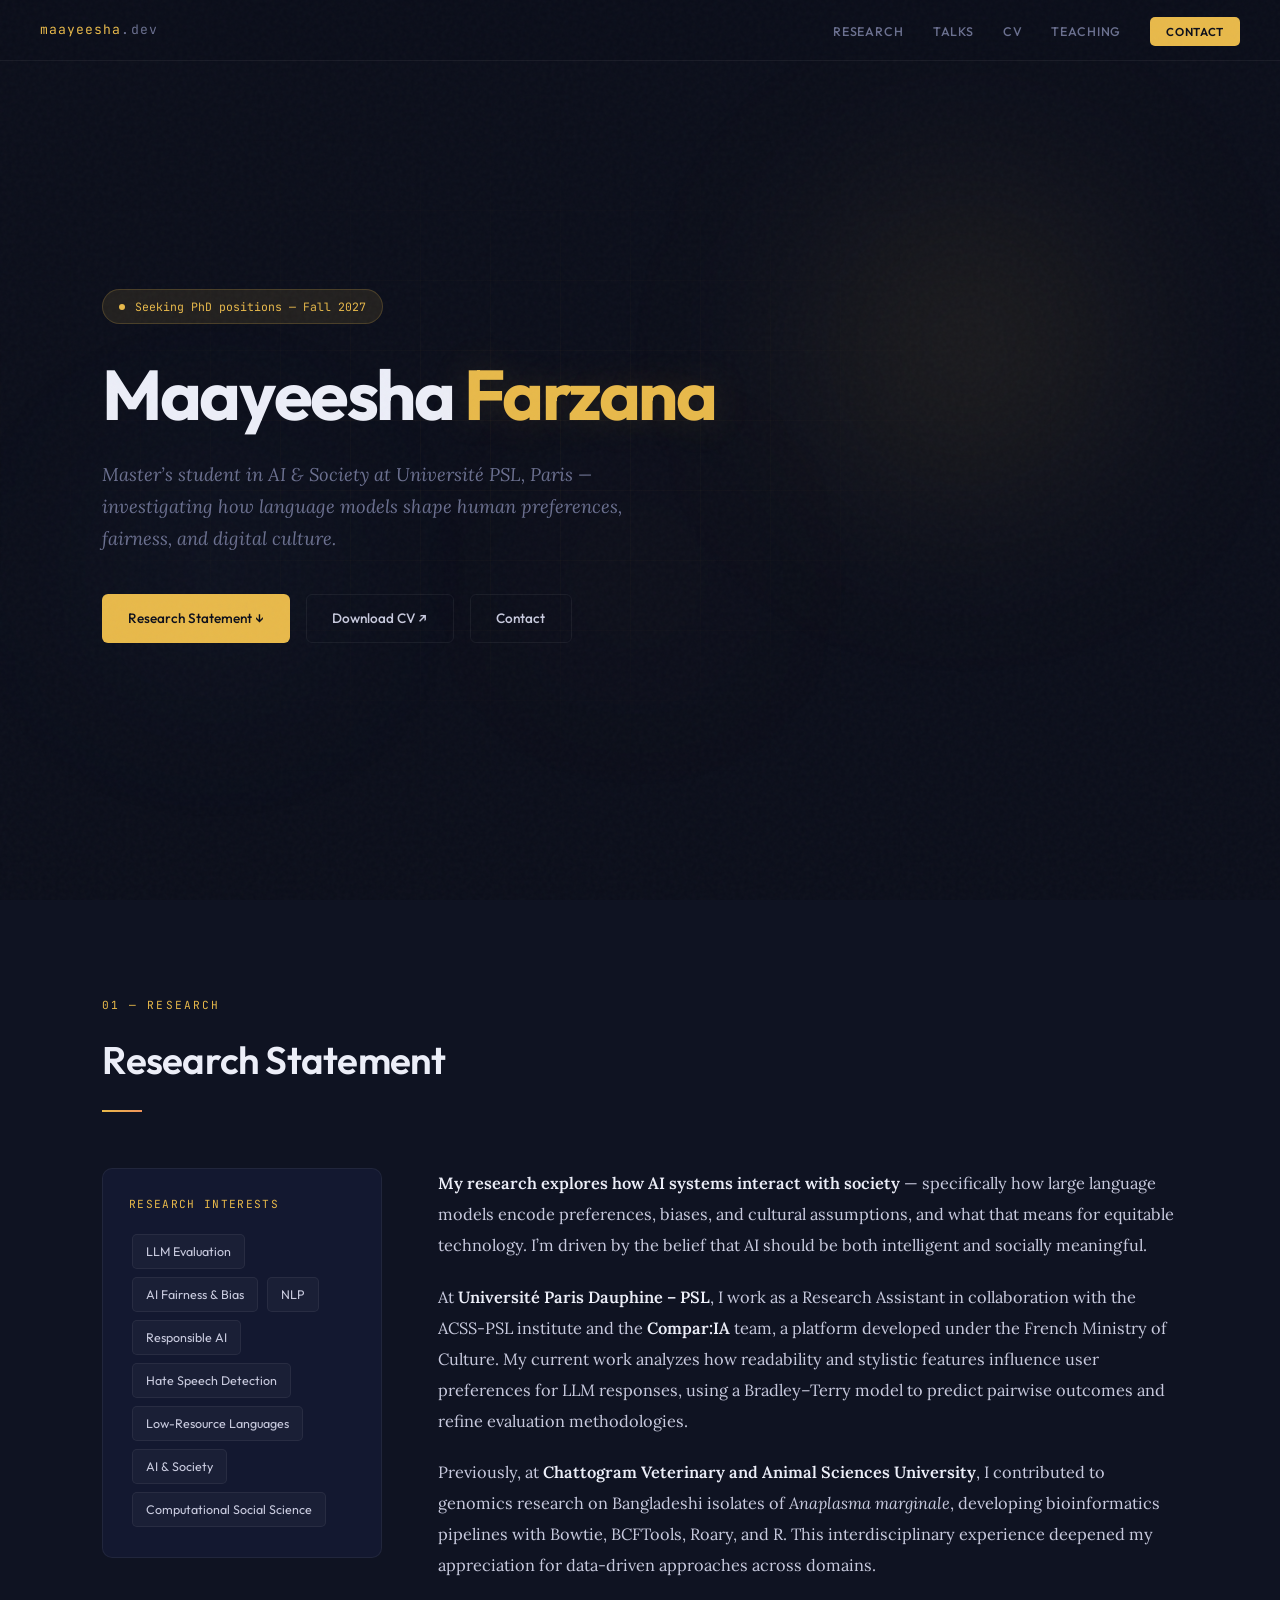
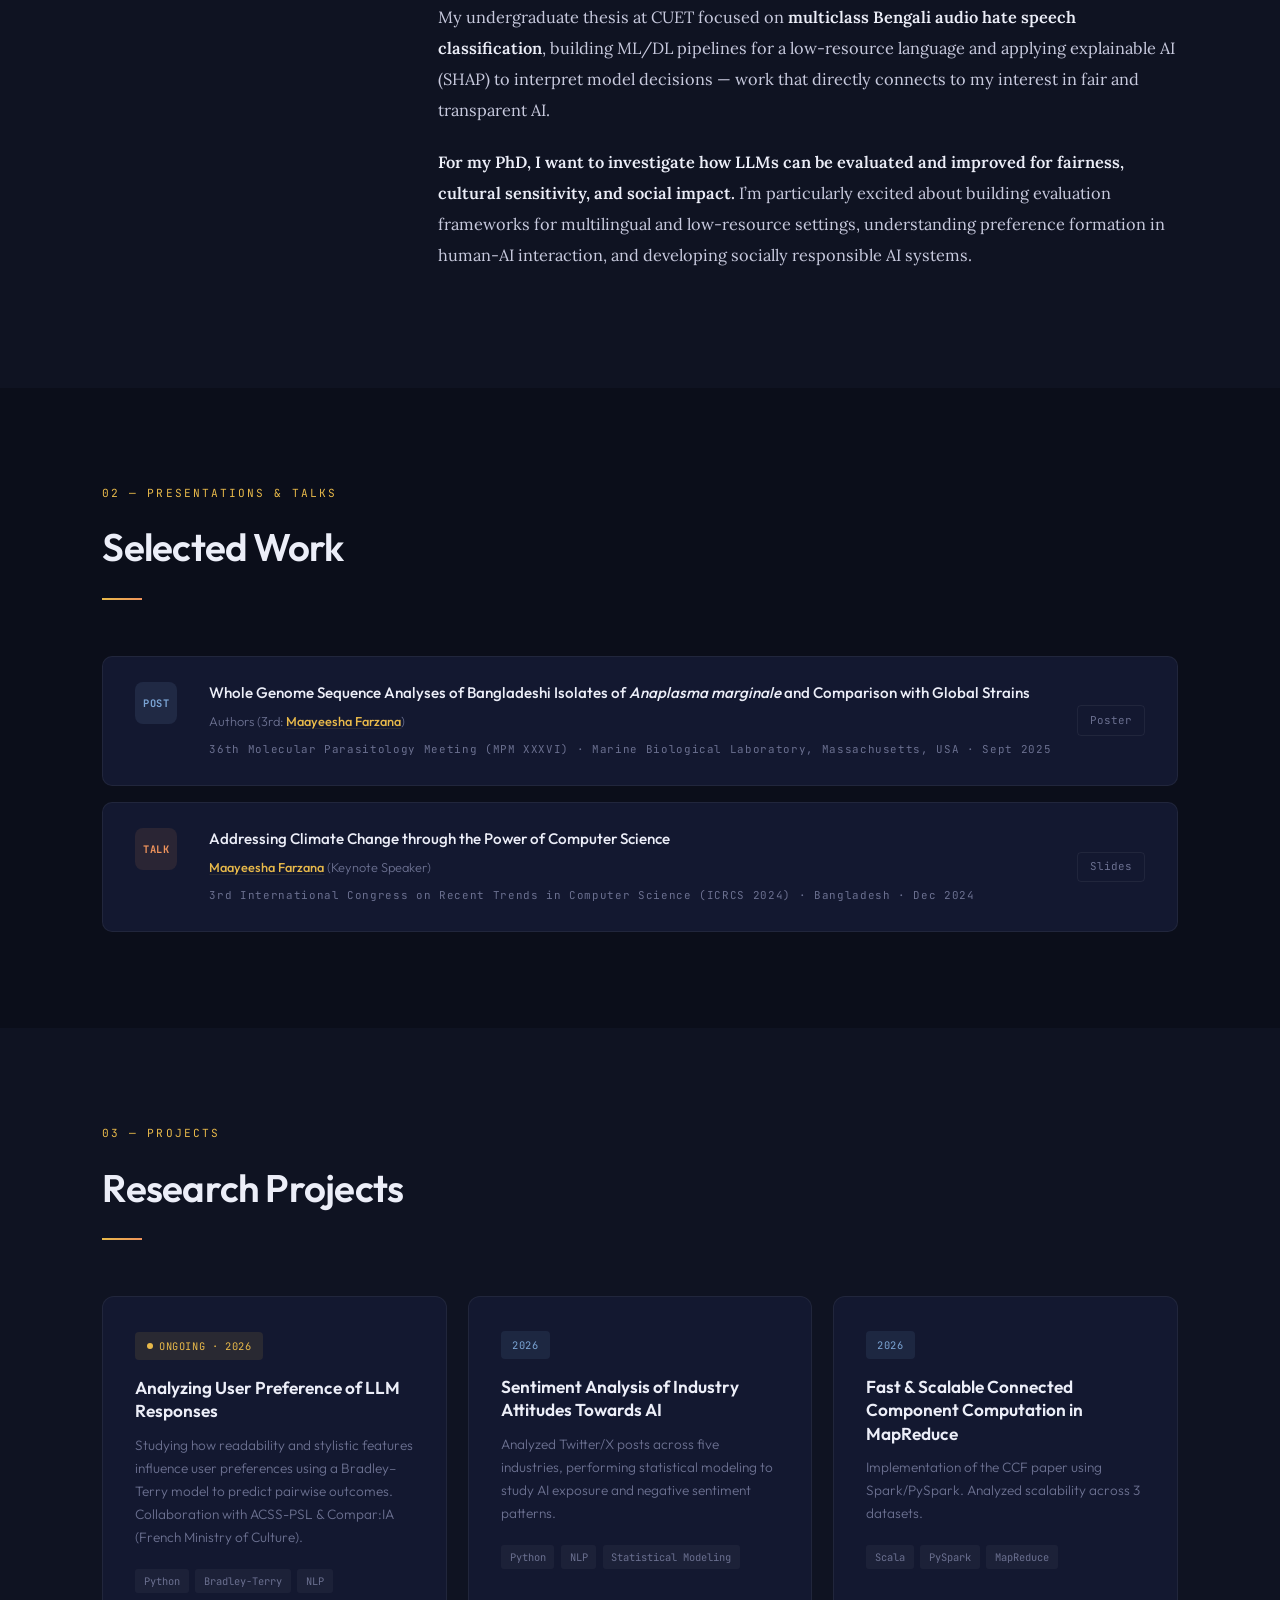
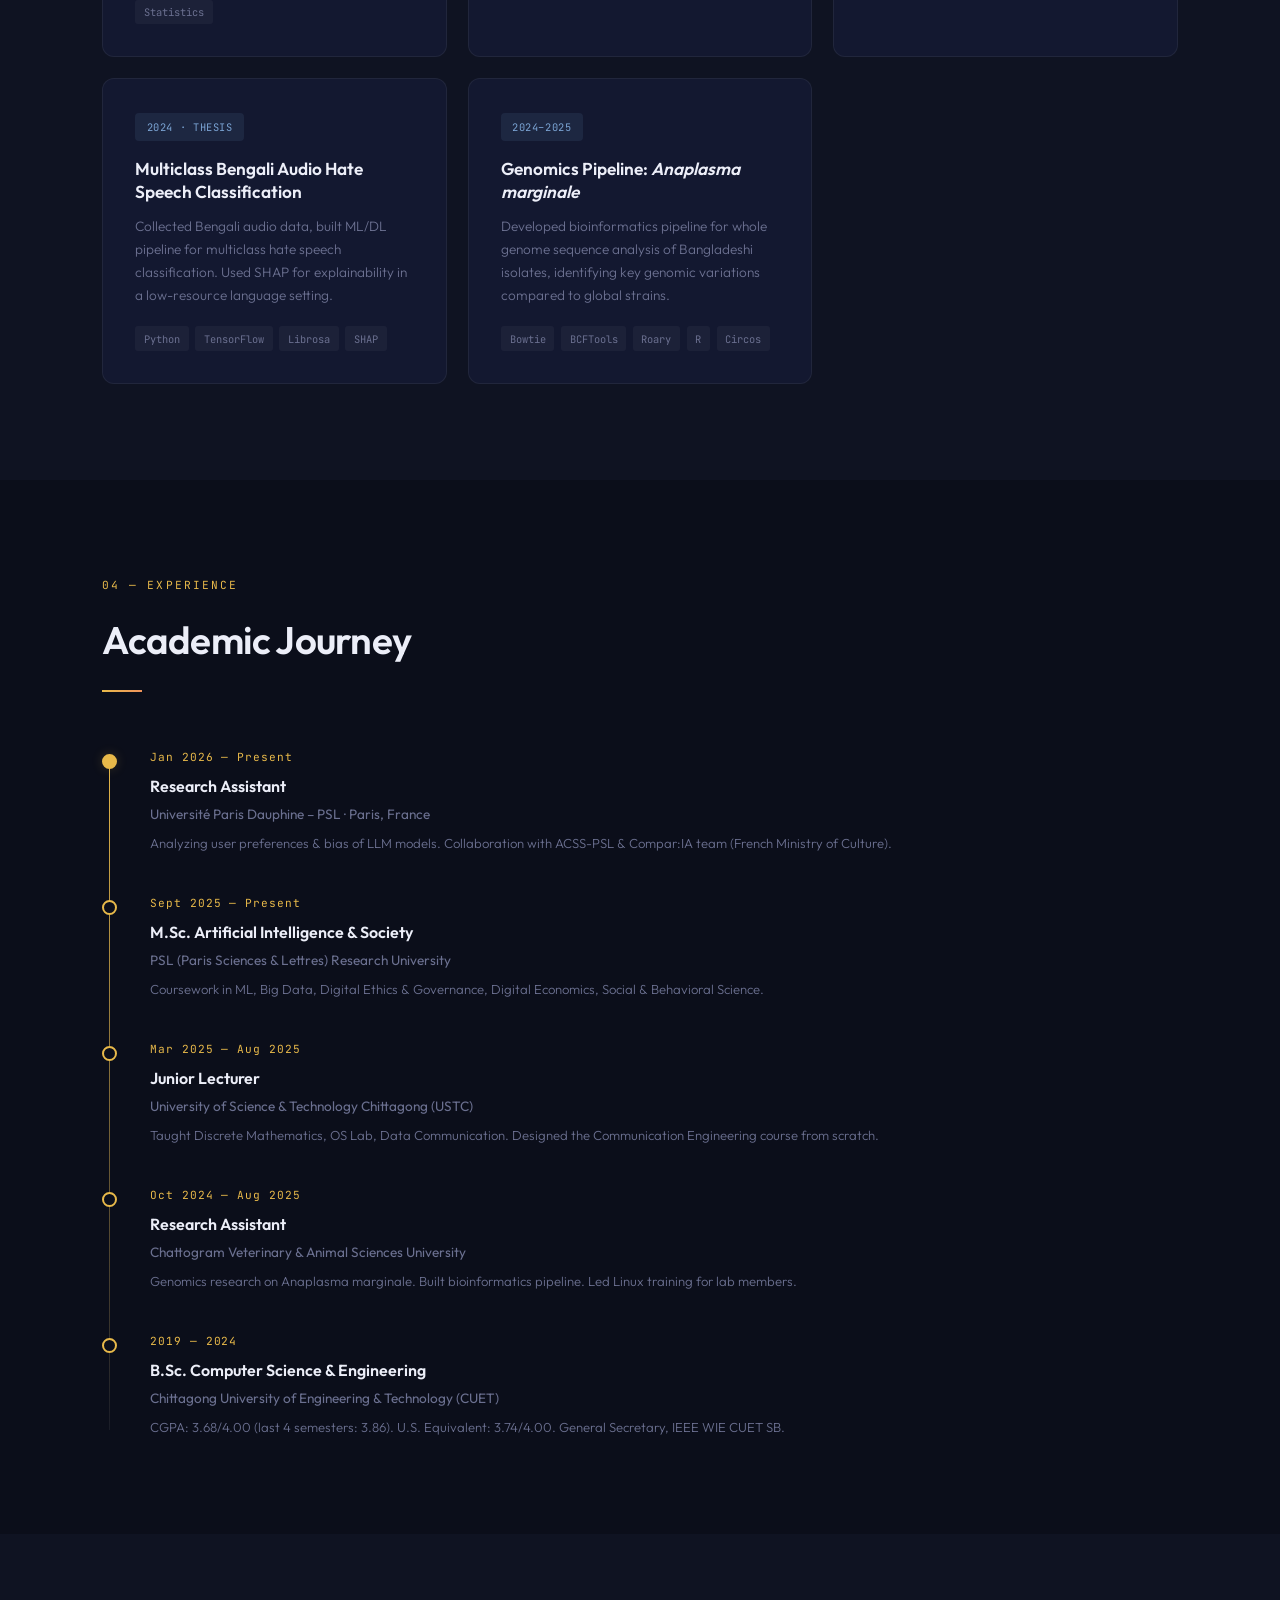
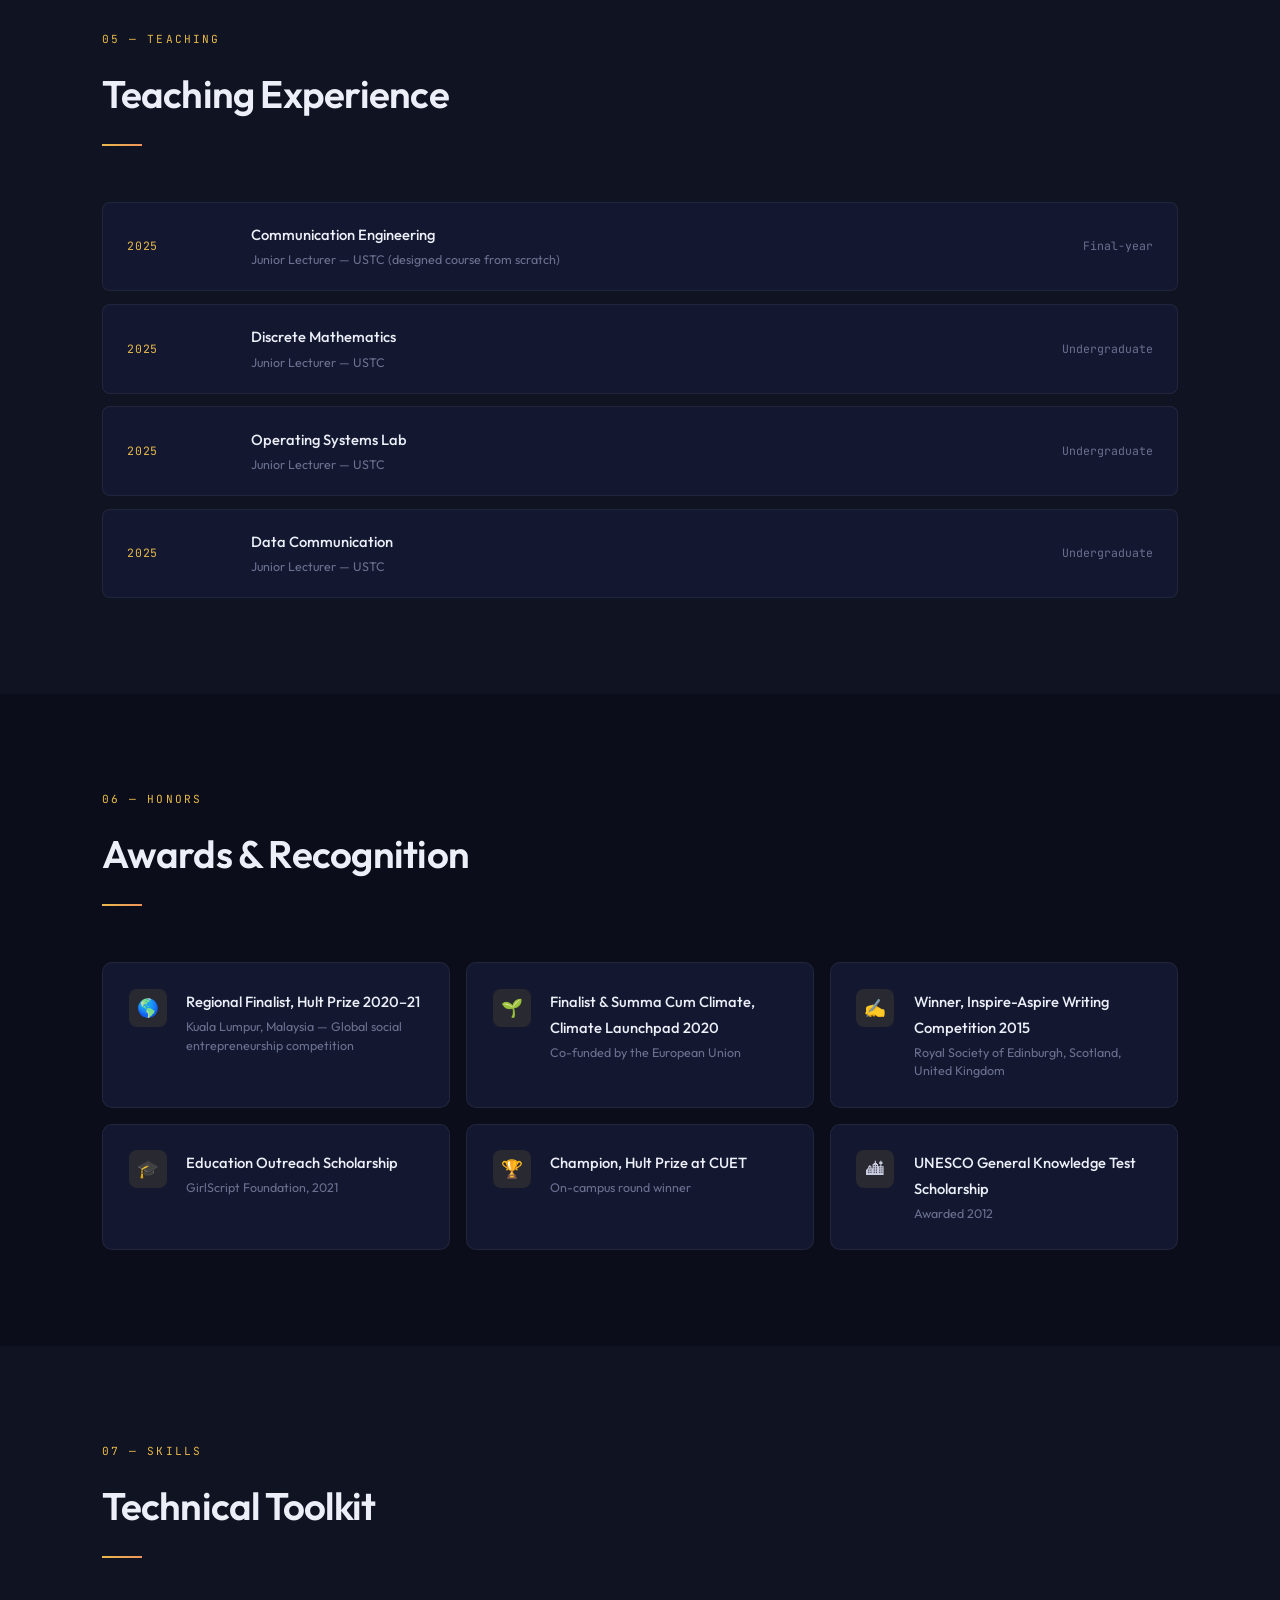
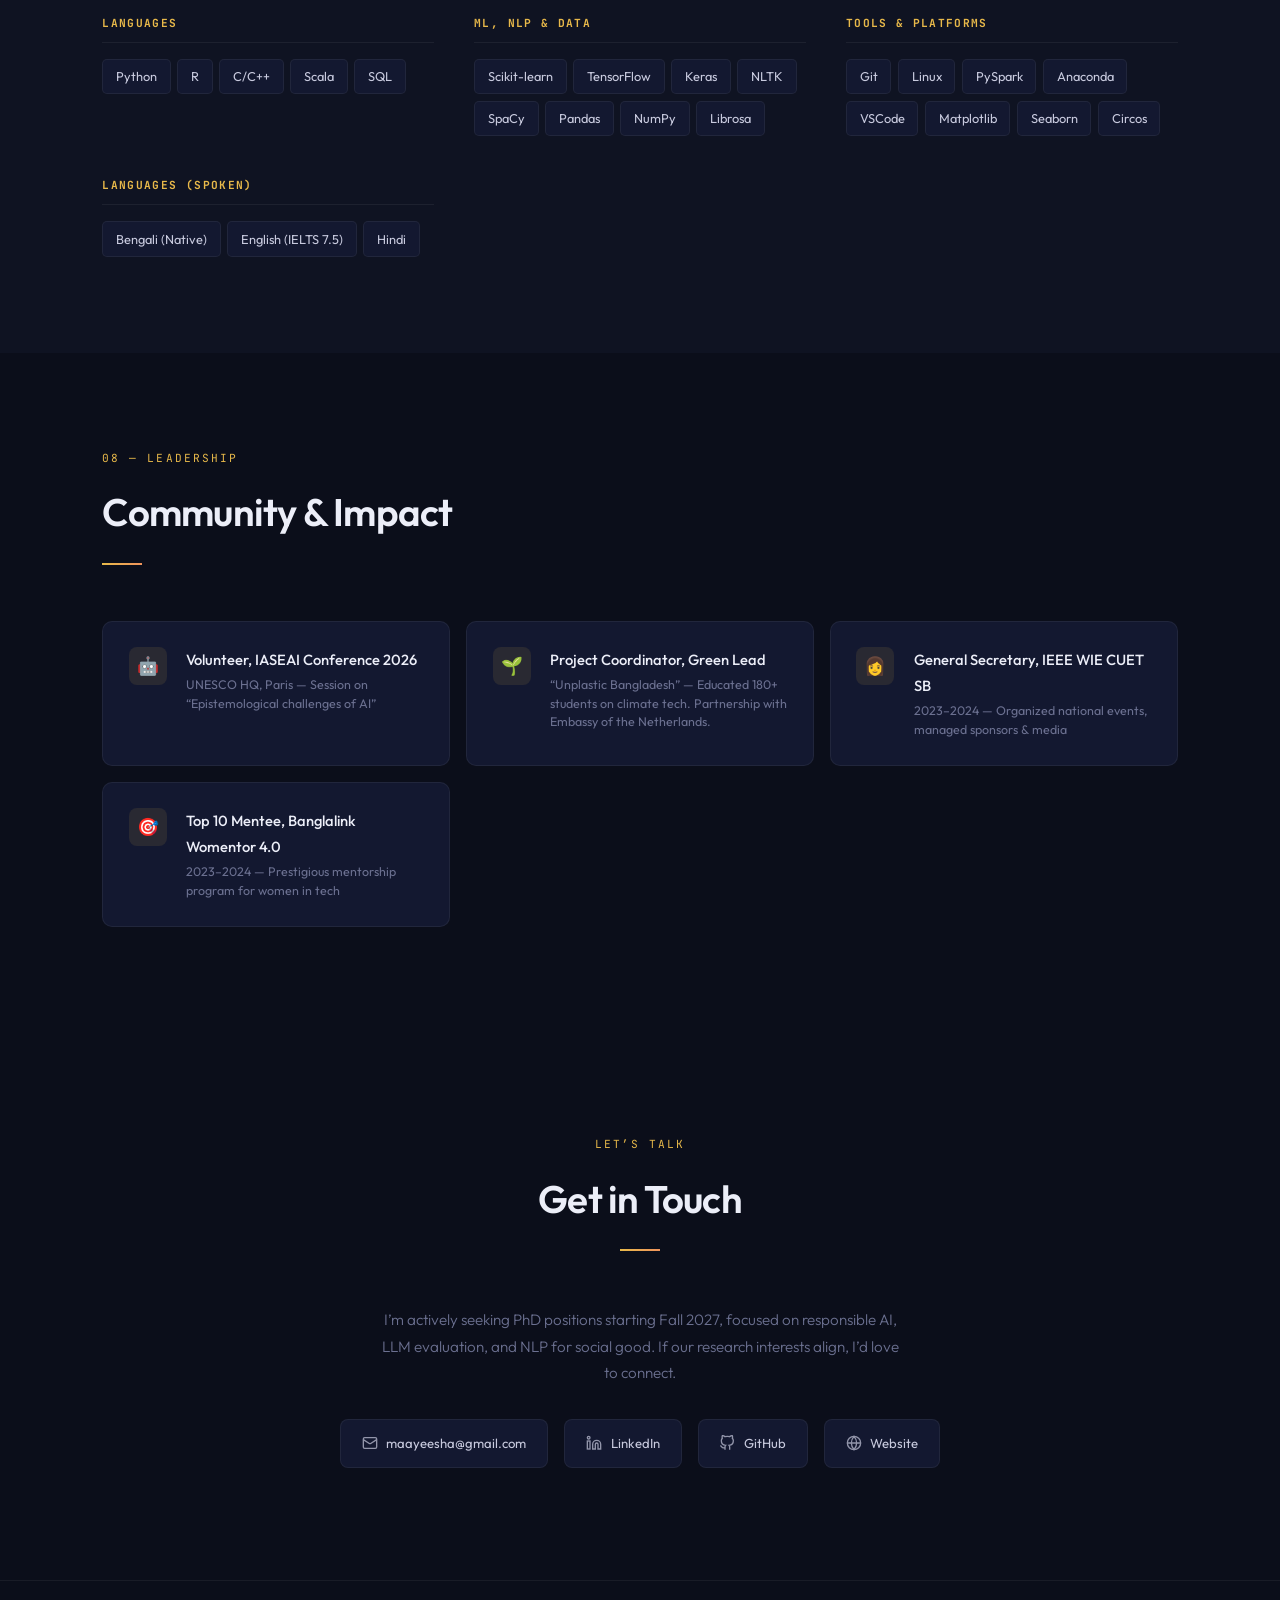
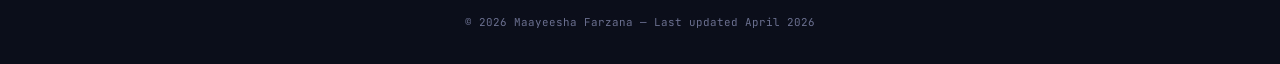
<file: index_old2.0.html>
<!DOCTYPE html>
<html lang="en">
<head>
<meta charset="UTF-8">
<meta name="viewport" content="width=device-width, initial-scale=1.0">
<title>Maayeesha Farzana — AI & Society Researcher</title>
<link href="https://fonts.googleapis.com/css2?family=JetBrains+Mono:wght@300;400;500;700&family=Outfit:wght@300;400;500;600;700&family=Lora:ital,wght@0,400;0,500;0,600;1,400;1,500&display=swap" rel="stylesheet">
<style>
  :root {
    --bg: #0b0e1a;
    --bg-alt: #0f1322;
    --bg-card: #131830;
    --bg-card-hover: #1a2040;
    --accent: #e8b94a;
    --accent-warm: #f0945c;
    --accent-blue: #7ba4d4;
    --accent-dim: rgba(232, 185, 74, 0.1);
    --accent-glow: rgba(232, 185, 74, 0.2);
    --text: #c8cade;
    --text-dim: #6b7090;
    --text-bright: #eceef8;
    --border: rgba(255,255,255,0.06);
    --border-accent: rgba(232, 185, 74, 0.2);
    --font-display: 'Outfit', sans-serif;
    --font-serif: 'Lora', serif;
    --font-mono: 'JetBrains Mono', monospace;
    --max-w: 1100px;
  }
  * { margin: 0; padding: 0; box-sizing: border-box; }
  html { scroll-behavior: smooth; scrollbar-width: thin; scrollbar-color: var(--accent-dim) transparent; }
  body { background: var(--bg); color: var(--text); font-family: var(--font-display); line-height: 1.75; overflow-x: hidden; }
  body::before { content: ''; position: fixed; inset: 0; background-image: url("data:image/svg+xml,%3Csvg viewBox='0 0 256 256' xmlns='http://www.w3.org/2000/svg'%3E%3Cfilter id='n'%3E%3CfeTurbulence type='fractalNoise' baseFrequency='0.8' numOctaves='4' stitchTiles='stitch'/%3E%3C/filter%3E%3Crect width='100%25' height='100%25' filter='url(%23n)' opacity='0.03'/%3E%3C/svg%3E"); pointer-events: none; z-index: 9999; }
  a { color: var(--accent); text-decoration: none; transition: all 0.3s; }
  a:hover { opacity: 0.85; }

  nav { position: fixed; top: 0; width: 100%; z-index: 100; padding: 1rem 2.5rem; display: flex; justify-content: space-between; align-items: center; backdrop-filter: blur(24px); background: rgba(11,14,26,0.8); border-bottom: 1px solid var(--border); }
  .logo { font-family: var(--font-mono); font-size: 0.82rem; color: var(--accent); letter-spacing: 0.08em; }
  .logo span { color: var(--text-dim); }
  nav ul { display: flex; list-style: none; gap: 1.8rem; }
  nav a { color: var(--text-dim); font-size: 0.78rem; letter-spacing: 0.07em; text-transform: uppercase; font-weight: 500; position: relative; }
  nav a::after { content: ''; position: absolute; bottom: -4px; left: 0; width: 0; height: 1px; background: var(--accent); transition: width 0.3s; }
  nav a:hover { color: var(--accent); opacity: 1; }
  nav a:hover::after { width: 100%; }
  .nav-cta { background: var(--accent); color: var(--bg) !important; padding: 0.45rem 1rem; border-radius: 5px; font-weight: 600; font-size: 0.72rem; letter-spacing: 0.06em; }
  .nav-cta::after { display: none; }
  .nav-cta:hover { box-shadow: 0 0 20px var(--accent-glow); opacity: 1; }

  .hero { min-height: 100vh; display: flex; align-items: center; padding: 6rem 8vw 4rem; position: relative; overflow: hidden; }
  .hero-grid-bg { position: absolute; inset: 0; background-image: linear-gradient(rgba(232,185,74,0.03) 1px, transparent 1px), linear-gradient(90deg, rgba(232,185,74,0.03) 1px, transparent 1px); background-size: 70px 70px; mask-image: radial-gradient(ellipse 60% 55% at 40% 50%, black 10%, transparent 75%); }
  .hero-orb { position: absolute; border-radius: 50%; filter: blur(100px); animation: drift 8s ease-in-out infinite alternate; }
  .hero-orb-1 { top: 15%; right: 8%; width: 420px; height: 420px; background: radial-gradient(circle, rgba(232,185,74,0.15) 0%, transparent 70%); }
  .hero-orb-2 { bottom: 20%; left: 5%; width: 300px; height: 300px; background: radial-gradient(circle, rgba(123,164,212,0.08) 0%, transparent 70%); animation-delay: -3s; animation-duration: 10s; }
  .hero-orb-3 { top: 50%; left: 40%; width: 250px; height: 250px; background: radial-gradient(circle, rgba(240,148,92,0.06) 0%, transparent 70%); animation-delay: -5s; animation-duration: 12s; }
  @keyframes drift { 0% { opacity: 0.4; transform: translate(0,0) scale(1); } 100% { opacity: 0.7; transform: translate(15px,-20px) scale(1.1); } }

  .hero-content { position: relative; z-index: 2; max-width: 750px; }
  .hero-badge { display: inline-flex; align-items: center; gap: 0.6rem; font-family: var(--font-mono); font-size: 0.72rem; color: var(--accent); background: var(--accent-dim); padding: 0.4rem 1rem; border-radius: 20px; border: 1px solid var(--border-accent); margin-bottom: 2rem; opacity: 0; animation: fadeUp 0.6s 0.2s forwards; }
  .dot { width: 6px; height: 6px; background: var(--accent); border-radius: 50%; animation: blink 2s infinite; }
  @keyframes blink { 0%,100% { opacity: 1; } 50% { opacity: 0.3; } }
  .hero h1 { font-size: clamp(2.6rem, 5.5vw, 4.4rem); font-weight: 700; color: var(--text-bright); line-height: 1.1; letter-spacing: -0.035em; margin-bottom: 1.5rem; opacity: 0; animation: fadeUp 0.7s 0.4s forwards; }
  .hero h1 .accent { color: var(--accent); text-shadow: 0 0 40px rgba(232,185,74,0.15); }
  .hero-sub { font-family: var(--font-serif); font-size: 1.15rem; color: var(--text-dim); font-weight: 400; font-style: italic; max-width: 560px; margin-bottom: 2.5rem; opacity: 0; animation: fadeUp 0.7s 0.6s forwards; }
  .hero-actions { display: flex; gap: 1rem; flex-wrap: wrap; opacity: 0; animation: fadeUp 0.7s 0.8s forwards; }
  .btn { padding: 0.7rem 1.6rem; border-radius: 6px; font-family: var(--font-display); font-size: 0.85rem; font-weight: 500; cursor: pointer; transition: all 0.3s; display: inline-flex; align-items: center; gap: 0.5rem; border: none; }
  .btn-primary { background: var(--accent); color: var(--bg); }
  .btn-primary:hover { box-shadow: 0 0 30px var(--accent-glow); transform: translateY(-2px); opacity: 1; }
  .btn-ghost { background: transparent; color: var(--text); border: 1px solid var(--border); }
  .btn-ghost:hover { border-color: var(--accent); color: var(--accent); opacity: 1; }
  @keyframes fadeUp { from { opacity: 0; transform: translateY(28px); } to { opacity: 1; transform: translateY(0); } }

  section { padding: 6rem 8vw; position: relative; }
  .section-alt { background: var(--bg-alt); }
  .section-inner { max-width: var(--max-w); margin: 0 auto; }
  .section-header { margin-bottom: 3.5rem; }
  .section-label { font-family: var(--font-mono); font-size: 0.7rem; color: var(--accent); letter-spacing: 0.18em; text-transform: uppercase; margin-bottom: 0.7rem; }
  .section-title { font-size: clamp(1.7rem, 3vw, 2.4rem); font-weight: 600; color: var(--text-bright); letter-spacing: -0.02em; }
  .section-bar { width: 40px; height: 2px; background: linear-gradient(90deg, var(--accent), var(--accent-warm)); margin-top: 1rem; }

  .statement-block { display: grid; grid-template-columns: 280px 1fr; gap: 3.5rem; align-items: start; }
  .statement-sidebar { position: sticky; top: 6rem; }
  .research-interests { background: var(--bg-card); border: 1px solid var(--border); border-radius: 10px; padding: 1.6rem; }
  .ri-title { font-family: var(--font-mono); font-size: 0.7rem; color: var(--accent); text-transform: uppercase; letter-spacing: 0.12em; margin-bottom: 1rem; }
  .ri-tag { display: inline-block; font-size: 0.78rem; color: var(--text); background: rgba(255,255,255,0.03); border: 1px solid var(--border); padding: 0.35rem 0.8rem; border-radius: 5px; margin: 0.25rem 0.2rem; transition: all 0.3s; }
  .ri-tag:hover { border-color: var(--border-accent); background: var(--accent-dim); }
  .statement-text { font-family: var(--font-serif); font-size: 1.02rem; color: var(--text); line-height: 1.9; }
  .statement-text p { margin-bottom: 1.3rem; }
  .statement-text strong { color: var(--text-bright); font-weight: 600; }

  .timeline { position: relative; padding-left: 3rem; }
  .timeline::before { content: ''; position: absolute; left: 7px; top: 8px; bottom: 8px; width: 1px; background: linear-gradient(to bottom, var(--accent), var(--border)); }
  .tl-item { position: relative; padding-bottom: 2.5rem; }
  .tl-item:last-child { padding-bottom: 0; }
  .tl-dot { position: absolute; left: -3rem; top: 6px; width: 15px; height: 15px; border-radius: 50%; border: 2px solid var(--accent); background: var(--bg); }
  .tl-item:first-child .tl-dot { background: var(--accent); box-shadow: 0 0 12px var(--accent-glow); }
  .tl-date { font-family: var(--font-mono); font-size: 0.7rem; color: var(--accent); letter-spacing: 0.08em; margin-bottom: 0.3rem; }
  .tl-title { font-size: 1rem; font-weight: 600; color: var(--text-bright); margin-bottom: 0.15rem; }
  .tl-place { font-size: 0.85rem; color: var(--text-dim); font-weight: 400; }
  .tl-desc { font-size: 0.82rem; color: var(--text-dim); margin-top: 0.4rem; line-height: 1.6; font-weight: 300; }

  .pub-list { display: flex; flex-direction: column; gap: 1rem; }
  .pub-item { background: var(--bg-card); border: 1px solid var(--border); border-radius: 10px; padding: 1.6rem 2rem; display: grid; grid-template-columns: 50px 1fr auto; gap: 1.5rem; align-items: start; transition: all 0.35s; }
  .pub-item:hover { border-color: var(--border-accent); background: var(--bg-card-hover); transform: translateY(-2px); }
  .pub-type-icon { width: 42px; height: 42px; border-radius: 8px; display: flex; align-items: center; justify-content: center; font-size: 0.65rem; font-family: var(--font-mono); font-weight: 700; text-transform: uppercase; letter-spacing: 0.05em; flex-shrink: 0; }
  .pub-type-conf { background: rgba(232,185,74,0.1); color: var(--accent); }
  .pub-type-poster { background: rgba(123,164,212,0.12); color: var(--accent-blue); }
  .pub-type-talk { background: rgba(240,148,92,0.1); color: var(--accent-warm); }
  .pub-info h3 { font-size: 0.95rem; font-weight: 500; color: var(--text-bright); line-height: 1.45; margin-bottom: 0.35rem; }
  .pub-authors { font-size: 0.8rem; color: var(--text-dim); font-weight: 300; }
  .pub-authors strong { color: var(--accent); font-weight: 500; text-decoration: underline; text-decoration-color: var(--accent-dim); text-underline-offset: 2px; }
  .pub-venue { font-family: var(--font-mono); font-size: 0.68rem; color: var(--text-dim); margin-top: 0.5rem; letter-spacing: 0.06em; }
  .pub-links { display: flex; flex-direction: column; gap: 0.4rem; align-self: center; }
  .pub-link-btn { font-family: var(--font-mono); font-size: 0.68rem; color: var(--text-dim); border: 1px solid var(--border); padding: 0.3rem 0.75rem; border-radius: 4px; transition: all 0.3s; text-align: center; white-space: nowrap; }
  .pub-link-btn:hover { border-color: var(--accent); color: var(--accent); opacity: 1; }

  .projects-grid { display: grid; grid-template-columns: repeat(auto-fit, minmax(320px, 1fr)); gap: 1.3rem; }
  .project-card { background: var(--bg-card); border: 1px solid var(--border); border-radius: 12px; padding: 2rem; position: relative; overflow: hidden; transition: all 0.4s; }
  .project-card::before { content: ''; position: absolute; top: 0; left: 0; width: 100%; height: 2px; background: linear-gradient(90deg, var(--accent), var(--accent-warm)); opacity: 0; transition: opacity 0.4s; }
  .project-card:hover { border-color: var(--border-accent); background: var(--bg-card-hover); transform: translateY(-4px); }
  .project-card:hover::before { opacity: 1; }
  .project-status { display: inline-flex; align-items: center; gap: 0.4rem; font-family: var(--font-mono); font-size: 0.65rem; letter-spacing: 0.06em; text-transform: uppercase; padding: 0.3rem 0.7rem; border-radius: 4px; margin-bottom: 1rem; }
  .status-active { color: var(--accent); background: var(--accent-dim); }
  .status-complete { color: var(--accent-blue); background: rgba(123,164,212,0.1); }
  .project-card h3 { font-size: 1.08rem; font-weight: 600; color: var(--text-bright); margin-bottom: 0.7rem; line-height: 1.35; }
  .project-card p { font-size: 0.85rem; color: var(--text-dim); font-weight: 300; line-height: 1.7; margin-bottom: 1.2rem; }
  .project-tech { display: flex; flex-wrap: wrap; gap: 0.4rem; }
  .project-tech span { font-family: var(--font-mono); font-size: 0.65rem; color: var(--text-dim); background: rgba(255,255,255,0.04); padding: 0.2rem 0.55rem; border-radius: 3px; }

  .teaching-list { display: flex; flex-direction: column; gap: 0.8rem; }
  .teaching-item { display: grid; grid-template-columns: 100px 1fr auto; gap: 1.5rem; align-items: center; padding: 1.2rem 1.5rem; background: var(--bg-card); border: 1px solid var(--border); border-radius: 8px; transition: all 0.3s; }
  .teaching-item:hover { border-color: var(--border-accent); transform: translateX(4px); }
  .teaching-sem { font-family: var(--font-mono); font-size: 0.72rem; color: var(--accent); letter-spacing: 0.05em; }
  .teaching-course { font-size: 0.92rem; font-weight: 500; color: var(--text-bright); }
  .teaching-role { font-size: 0.78rem; color: var(--text-dim); margin-top: 0.1rem; }
  .teaching-detail { font-family: var(--font-mono); font-size: 0.72rem; color: var(--text-dim); text-align: right; }

  .awards-grid { display: grid; grid-template-columns: repeat(auto-fit, minmax(280px, 1fr)); gap: 1rem; }
  .award-card { padding: 1.6rem; background: var(--bg-card); border: 1px solid var(--border); border-radius: 10px; transition: all 0.3s; display: flex; gap: 1.2rem; align-items: start; }
  .award-card:hover { border-color: var(--border-accent); transform: translateY(-3px); }
  .award-icon { width: 38px; height: 38px; background: var(--accent-dim); border-radius: 8px; display: flex; align-items: center; justify-content: center; font-size: 1.1rem; flex-shrink: 0; }
  .award-title { font-size: 0.92rem; font-weight: 500; color: var(--text-bright); }
  .award-desc { font-size: 0.78rem; color: var(--text-dim); margin-top: 0.2rem; line-height: 1.5; }

  .skills-columns { display: grid; grid-template-columns: repeat(auto-fit, minmax(250px, 1fr)); gap: 2.5rem; }
  .skill-category h4 { font-family: var(--font-mono); font-size: 0.7rem; color: var(--accent); text-transform: uppercase; letter-spacing: 0.12em; margin-bottom: 1rem; padding-bottom: 0.5rem; border-bottom: 1px solid var(--border); }
  .skill-tags { display: flex; flex-wrap: wrap; gap: 0.4rem; }
  .skill-tag { font-size: 0.8rem; color: var(--text); background: var(--bg-card); border: 1px solid var(--border); padding: 0.35rem 0.8rem; border-radius: 5px; transition: all 0.3s; }
  .skill-tag:hover { border-color: var(--border-accent); background: var(--accent-dim); }

  .contact-section { text-align: center; padding: 7rem 8vw; }
  .contact-section .section-header { display: flex; flex-direction: column; align-items: center; }
  .contact-section .section-bar { margin: 1rem auto 0; }
  .contact-note { color: var(--text-dim); max-width: 520px; margin: 0 auto 2rem; font-weight: 300; font-size: 0.95rem; }
  .contact-grid { display: flex; justify-content: center; gap: 1rem; flex-wrap: wrap; }
  .contact-chip { display: inline-flex; align-items: center; gap: 0.55rem; padding: 0.75rem 1.3rem; background: var(--bg-card); border: 1px solid var(--border); border-radius: 8px; color: var(--text); font-size: 0.82rem; transition: all 0.3s; }
  .contact-chip:hover { border-color: var(--accent); color: var(--accent); transform: translateY(-3px); box-shadow: 0 8px 25px rgba(0,0,0,0.3); opacity: 1; }
  .contact-chip svg { width: 16px; height: 16px; opacity: 0.7; }

  footer { text-align: center; padding: 2rem; font-family: var(--font-mono); font-size: 0.68rem; color: var(--text-dim); border-top: 1px solid var(--border); }
  .reveal { opacity: 0; transform: translateY(28px); transition: all 0.75s cubic-bezier(0.16, 1, 0.3, 1); }
  .reveal.visible { opacity: 1; transform: translateY(0); }
  .reveal-delay-1 { transition-delay: 0.1s; }
  .reveal-delay-2 { transition-delay: 0.2s; }
  .reveal-delay-3 { transition-delay: 0.3s; }
  @media (max-width: 900px) {
    nav ul { gap: 1rem; }
    nav a { font-size: 0.7rem; }
    .hero { padding: 6rem 5vw 4rem; }
    section { padding: 4rem 5vw; }
    .statement-block { grid-template-columns: 1fr; gap: 2rem; }
    .statement-sidebar { position: static; }
    .pub-item { grid-template-columns: 1fr; gap: 0.6rem; }
    .pub-type-icon { display: none; }
    .teaching-item { grid-template-columns: 1fr; gap: 0.4rem; }
    .hero-actions { flex-direction: column; }
  }
</style>
</head>
<body>

<nav>
  <div class="logo">maayeesha<span>.dev</span></div>
  <ul>
    <li><a href="#research">Research</a></li>
    <li><a href="#publications">Talks</a></li>
    <li><a href="#experience">CV</a></li>
    <li><a href="#teaching">Teaching</a></li>
    <li><a href="#contact" class="nav-cta">Contact</a></li>
  </ul>
</nav>

<!-- Hero -->
<section class="hero">
  <div class="hero-grid-bg"></div>
  <div class="hero-orb hero-orb-1"></div>
  <div class="hero-orb hero-orb-2"></div>
  <div class="hero-orb hero-orb-3"></div>
  <div class="hero-content">
    <div class="hero-badge"><span class="dot"></span> Seeking PhD positions &mdash; Fall 2027</div>
    <h1>Maayeesha <span class="accent">Farzana</span></h1>
    <p class="hero-sub">Master&rsquo;s student in AI &amp; Society at Universit&eacute; PSL, Paris &mdash; investigating how language models shape human preferences, fairness, and digital culture.</p>
    <div class="hero-actions">
      <a href="#research" class="btn btn-primary">Research Statement &darr;</a>
      <a href="cv.pdf" class="btn btn-ghost">Download CV &nearr;</a>
      <a href="#contact" class="btn btn-ghost">Contact</a>
    </div>
  </div>
</section>

<!-- Research Statement -->
<section id="research" class="section-alt">
  <div class="section-inner">
    <div class="section-header reveal">
      <div class="section-label">01 &mdash; Research</div>
      <h2 class="section-title">Research Statement</h2>
      <div class="section-bar"></div>
    </div>
    <div class="statement-block">
      <div class="statement-sidebar reveal">
        <div class="research-interests">
          <div class="ri-title">Research Interests</div>
          <span class="ri-tag">LLM Evaluation</span>
          <span class="ri-tag">AI Fairness &amp; Bias</span>
          <span class="ri-tag">NLP</span>
          <span class="ri-tag">Responsible AI</span>
          <span class="ri-tag">Hate Speech Detection</span>
          <span class="ri-tag">Low-Resource Languages</span>
          <span class="ri-tag">AI &amp; Society</span>
          <span class="ri-tag">Computational Social Science</span>
        </div>
      </div>
      <div class="statement-text reveal">
        <p><strong>My research explores how AI systems interact with society</strong> &mdash; specifically how large language models encode preferences, biases, and cultural assumptions, and what that means for equitable technology. I&rsquo;m driven by the belief that AI should be both intelligent and socially meaningful.</p>
        <p>At <strong>Universit&eacute; Paris Dauphine &ndash; PSL</strong>, I work as a Research Assistant in collaboration with the ACSS-PSL institute and the <strong>Compar:IA</strong> team, a platform developed under the French Ministry of Culture. My current work analyzes how readability and stylistic features influence user preferences for LLM responses, using a Bradley&ndash;Terry model to predict pairwise outcomes and refine evaluation methodologies.</p>
        <p>Previously, at <strong>Chattogram Veterinary and Animal Sciences University</strong>, I contributed to genomics research on Bangladeshi isolates of <em>Anaplasma marginale</em>, developing bioinformatics pipelines with Bowtie, BCFTools, Roary, and R. This interdisciplinary experience deepened my appreciation for data-driven approaches across domains.</p>
        <p>My undergraduate thesis at CUET focused on <strong>multiclass Bengali audio hate speech classification</strong>, building ML/DL pipelines for a low-resource language and applying explainable AI (SHAP) to interpret model decisions &mdash; work that directly connects to my interest in fair and transparent AI.</p>
        <p><strong>For my PhD, I want to investigate how LLMs can be evaluated and improved for fairness, cultural sensitivity, and social impact.</strong> I&rsquo;m particularly excited about building evaluation frameworks for multilingual and low-resource settings, understanding preference formation in human-AI interaction, and developing socially responsible AI systems.</p>
      </div>
    </div>
  </div>
</section>

<!-- Presentations / Talks -->
<section id="publications">
  <div class="section-inner">
    <div class="section-header reveal">
      <div class="section-label">02 &mdash; Presentations &amp; Talks</div>
      <h2 class="section-title">Selected Work</h2>
      <div class="section-bar"></div>
    </div>
    <div class="pub-list">
      <div class="pub-item reveal">
        <div class="pub-type-icon pub-type-poster">Post</div>
        <div class="pub-info">
          <h3>Whole Genome Sequence Analyses of Bangladeshi Isolates of <em>Anaplasma marginale</em> and Comparison with Global Strains</h3>
          <div class="pub-authors">Authors (3rd: <strong>Maayeesha Farzana</strong>)</div>
          <div class="pub-venue">36th Molecular Parasitology Meeting (MPM XXXVI) &middot; Marine Biological Laboratory, Massachusetts, USA &middot; Sept 2025</div>
        </div>
        <div class="pub-links"><a href="#" class="pub-link-btn">Poster</a></div>
      </div>
      <div class="pub-item reveal reveal-delay-1">
        <div class="pub-type-icon pub-type-talk">Talk</div>
        <div class="pub-info">
          <h3>Addressing Climate Change through the Power of Computer Science</h3>
          <div class="pub-authors"><strong>Maayeesha Farzana</strong> (Keynote Speaker)</div>
          <div class="pub-venue">3rd International Congress on Recent Trends in Computer Science (ICRCS 2024) &middot; Bangladesh &middot; Dec 2024</div>
        </div>
        <div class="pub-links"><a href="#" class="pub-link-btn">Slides</a></div>
      </div>
    </div>
  </div>
</section>

<!-- Research Projects -->
<section class="section-alt">
  <div class="section-inner">
    <div class="section-header reveal">
      <div class="section-label">03 &mdash; Projects</div>
      <h2 class="section-title">Research Projects</h2>
      <div class="section-bar"></div>
    </div>
    <div class="projects-grid">
      <div class="project-card reveal">
        <div class="project-status status-active"><span class="dot"></span> Ongoing &middot; 2026</div>
        <h3>Analyzing User Preference of LLM Responses</h3>
        <p>Studying how readability and stylistic features influence user preferences using a Bradley&ndash;Terry model to predict pairwise outcomes. Collaboration with ACSS-PSL &amp; Compar:IA (French Ministry of Culture).</p>
        <div class="project-tech"><span>Python</span><span>Bradley-Terry</span><span>NLP</span><span>Statistics</span></div>
      </div>
      <div class="project-card reveal reveal-delay-1">
        <div class="project-status status-complete">2026</div>
        <h3>Sentiment Analysis of Industry Attitudes Towards AI</h3>
        <p>Analyzed Twitter/X posts across five industries, performing statistical modeling to study AI exposure and negative sentiment patterns.</p>
        <div class="project-tech"><span>Python</span><span>NLP</span><span>Statistical Modeling</span></div>
      </div>
      <div class="project-card reveal reveal-delay-2">
        <div class="project-status status-complete">2026</div>
        <h3>Fast &amp; Scalable Connected Component Computation in MapReduce</h3>
        <p>Implementation of the CCF paper using Spark/PySpark. Analyzed scalability across 3 datasets.</p>
        <div class="project-tech"><span>Scala</span><span>PySpark</span><span>MapReduce</span></div>
      </div>
      <div class="project-card reveal">
        <div class="project-status status-complete">2024 &middot; Thesis</div>
        <h3>Multiclass Bengali Audio Hate Speech Classification</h3>
        <p>Collected Bengali audio data, built ML/DL pipeline for multiclass hate speech classification. Used SHAP for explainability in a low-resource language setting.</p>
        <div class="project-tech"><span>Python</span><span>TensorFlow</span><span>Librosa</span><span>SHAP</span></div>
      </div>
      <div class="project-card reveal reveal-delay-1">
        <div class="project-status status-complete">2024&ndash;2025</div>
        <h3>Genomics Pipeline: <em>Anaplasma marginale</em></h3>
        <p>Developed bioinformatics pipeline for whole genome sequence analysis of Bangladeshi isolates, identifying key genomic variations compared to global strains.</p>
        <div class="project-tech"><span>Bowtie</span><span>BCFTools</span><span>Roary</span><span>R</span><span>Circos</span></div>
      </div>
    </div>
  </div>
</section>

<!-- Experience Timeline -->
<section id="experience">
  <div class="section-inner">
    <div class="section-header reveal">
      <div class="section-label">04 &mdash; Experience</div>
      <h2 class="section-title">Academic Journey</h2>
      <div class="section-bar"></div>
    </div>
    <div class="timeline reveal">
      <div class="tl-item">
        <div class="tl-dot"></div>
        <div class="tl-date">Jan 2026 &mdash; Present</div>
        <div class="tl-title">Research Assistant</div>
        <div class="tl-place">Universit&eacute; Paris Dauphine &ndash; PSL &middot; Paris, France</div>
        <div class="tl-desc">Analyzing user preferences &amp; bias of LLM models. Collaboration with ACSS-PSL &amp; Compar:IA team (French Ministry of Culture).</div>
      </div>
      <div class="tl-item">
        <div class="tl-dot"></div>
        <div class="tl-date">Sept 2025 &mdash; Present</div>
        <div class="tl-title">M.Sc. Artificial Intelligence &amp; Society</div>
        <div class="tl-place">PSL (Paris Sciences &amp; Lettres) Research University</div>
        <div class="tl-desc">Coursework in ML, Big Data, Digital Ethics &amp; Governance, Digital Economics, Social &amp; Behavioral Science.</div>
      </div>
      <div class="tl-item">
        <div class="tl-dot"></div>
        <div class="tl-date">Mar 2025 &mdash; Aug 2025</div>
        <div class="tl-title">Junior Lecturer</div>
        <div class="tl-place">University of Science &amp; Technology Chittagong (USTC)</div>
        <div class="tl-desc">Taught Discrete Mathematics, OS Lab, Data Communication. Designed the Communication Engineering course from scratch.</div>
      </div>
      <div class="tl-item">
        <div class="tl-dot"></div>
        <div class="tl-date">Oct 2024 &mdash; Aug 2025</div>
        <div class="tl-title">Research Assistant</div>
        <div class="tl-place">Chattogram Veterinary &amp; Animal Sciences University</div>
        <div class="tl-desc">Genomics research on Anaplasma marginale. Built bioinformatics pipeline. Led Linux training for lab members.</div>
      </div>
      <div class="tl-item">
        <div class="tl-dot"></div>
        <div class="tl-date">2019 &mdash; 2024</div>
        <div class="tl-title">B.Sc. Computer Science &amp; Engineering</div>
        <div class="tl-place">Chittagong University of Engineering &amp; Technology (CUET)</div>
        <div class="tl-desc">CGPA: 3.68/4.00 (last 4 semesters: 3.86). U.S. Equivalent: 3.74/4.00. General Secretary, IEEE WIE CUET SB.</div>
      </div>
    </div>
  </div>
</section>

<!-- Teaching -->
<section id="teaching" class="section-alt">
  <div class="section-inner">
    <div class="section-header reveal">
      <div class="section-label">05 &mdash; Teaching</div>
      <h2 class="section-title">Teaching Experience</h2>
      <div class="section-bar"></div>
    </div>
    <div class="teaching-list">
      <div class="teaching-item reveal">
        <div class="teaching-sem">2025</div>
        <div><div class="teaching-course">Communication Engineering</div><div class="teaching-role">Junior Lecturer &mdash; USTC (designed course from scratch)</div></div>
        <div class="teaching-detail">Final-year</div>
      </div>
      <div class="teaching-item reveal reveal-delay-1">
        <div class="teaching-sem">2025</div>
        <div><div class="teaching-course">Discrete Mathematics</div><div class="teaching-role">Junior Lecturer &mdash; USTC</div></div>
        <div class="teaching-detail">Undergraduate</div>
      </div>
      <div class="teaching-item reveal reveal-delay-2">
        <div class="teaching-sem">2025</div>
        <div><div class="teaching-course">Operating Systems Lab</div><div class="teaching-role">Junior Lecturer &mdash; USTC</div></div>
        <div class="teaching-detail">Undergraduate</div>
      </div>
      <div class="teaching-item reveal reveal-delay-3">
        <div class="teaching-sem">2025</div>
        <div><div class="teaching-course">Data Communication</div><div class="teaching-role">Junior Lecturer &mdash; USTC</div></div>
        <div class="teaching-detail">Undergraduate</div>
      </div>
    </div>
  </div>
</section>

<!-- Awards -->
<section>
  <div class="section-inner">
    <div class="section-header reveal">
      <div class="section-label">06 &mdash; Honors</div>
      <h2 class="section-title">Awards &amp; Recognition</h2>
      <div class="section-bar"></div>
    </div>
    <div class="awards-grid">
      <div class="award-card reveal">
        <div class="award-icon">&#127758;</div>
        <div><div class="award-title">Regional Finalist, Hult Prize 2020&ndash;21</div><div class="award-desc">Kuala Lumpur, Malaysia &mdash; Global social entrepreneurship competition</div></div>
      </div>
      <div class="award-card reveal reveal-delay-1">
        <div class="award-icon">&#127793;</div>
        <div><div class="award-title">Finalist &amp; Summa Cum Climate, Climate Launchpad 2020</div><div class="award-desc">Co-funded by the European Union</div></div>
      </div>
      <div class="award-card reveal reveal-delay-2">
        <div class="award-icon">&#9997;</div>
        <div><div class="award-title">Winner, Inspire-Aspire Writing Competition 2015</div><div class="award-desc">Royal Society of Edinburgh, Scotland, United Kingdom</div></div>
      </div>
      <div class="award-card reveal reveal-delay-3">
        <div class="award-icon">&#127891;</div>
        <div><div class="award-title">Education Outreach Scholarship</div><div class="award-desc">GirlScript Foundation, 2021</div></div>
      </div>
      <div class="award-card reveal">
        <div class="award-icon">&#127942;</div>
        <div><div class="award-title">Champion, Hult Prize at CUET</div><div class="award-desc">On-campus round winner</div></div>
      </div>
      <div class="award-card reveal reveal-delay-1">
        <div class="award-icon">&#127961;</div>
        <div><div class="award-title">UNESCO General Knowledge Test Scholarship</div><div class="award-desc">Awarded 2012</div></div>
      </div>
    </div>
  </div>
</section>

<!-- Skills -->
<section class="section-alt">
  <div class="section-inner">
    <div class="section-header reveal">
      <div class="section-label">07 &mdash; Skills</div>
      <h2 class="section-title">Technical Toolkit</h2>
      <div class="section-bar"></div>
    </div>
    <div class="skills-columns reveal">
      <div class="skill-category">
        <h4>Languages</h4>
        <div class="skill-tags"><span class="skill-tag">Python</span><span class="skill-tag">R</span><span class="skill-tag">C/C++</span><span class="skill-tag">Scala</span><span class="skill-tag">SQL</span></div>
      </div>
      <div class="skill-category">
        <h4>ML, NLP &amp; Data</h4>
        <div class="skill-tags"><span class="skill-tag">Scikit-learn</span><span class="skill-tag">TensorFlow</span><span class="skill-tag">Keras</span><span class="skill-tag">NLTK</span><span class="skill-tag">SpaCy</span><span class="skill-tag">Pandas</span><span class="skill-tag">NumPy</span><span class="skill-tag">Librosa</span></div>
      </div>
      <div class="skill-category">
        <h4>Tools &amp; Platforms</h4>
        <div class="skill-tags"><span class="skill-tag">Git</span><span class="skill-tag">Linux</span><span class="skill-tag">PySpark</span><span class="skill-tag">Anaconda</span><span class="skill-tag">VSCode</span><span class="skill-tag">Matplotlib</span><span class="skill-tag">Seaborn</span><span class="skill-tag">Circos</span></div>
      </div>
      <div class="skill-category">
        <h4>Languages (Spoken)</h4>
        <div class="skill-tags"><span class="skill-tag">Bengali (Native)</span><span class="skill-tag">English (IELTS 7.5)</span><span class="skill-tag">Hindi</span></div>
      </div>
    </div>
  </div>
</section>

<!-- Leadership -->
<section>
  <div class="section-inner">
    <div class="section-header reveal">
      <div class="section-label">08 &mdash; Leadership</div>
      <h2 class="section-title">Community &amp; Impact</h2>
      <div class="section-bar"></div>
    </div>
    <div class="awards-grid">
      <div class="award-card reveal">
        <div class="award-icon">&#129302;</div>
        <div><div class="award-title">Volunteer, IASEAI Conference 2026</div><div class="award-desc">UNESCO HQ, Paris &mdash; Session on &ldquo;Epistemological challenges of AI&rdquo;</div></div>
      </div>
      <div class="award-card reveal reveal-delay-1">
        <div class="award-icon">&#127793;</div>
        <div><div class="award-title">Project Coordinator, Green Lead</div><div class="award-desc">&ldquo;Unplastic Bangladesh&rdquo; &mdash; Educated 180+ students on climate tech. Partnership with Embassy of the Netherlands.</div></div>
      </div>
      <div class="award-card reveal reveal-delay-2">
        <div class="award-icon">&#128105;</div>
        <div><div class="award-title">General Secretary, IEEE WIE CUET SB</div><div class="award-desc">2023&ndash;2024 &mdash; Organized national events, managed sponsors &amp; media</div></div>
      </div>
      <div class="award-card reveal reveal-delay-3">
        <div class="award-icon">&#127919;</div>
        <div><div class="award-title">Top 10 Mentee, Banglalink Womentor 4.0</div><div class="award-desc">2023&ndash;2024 &mdash; Prestigious mentorship program for women in tech</div></div>
      </div>
    </div>
  </div>
</section>

<!-- Contact -->
<section id="contact" class="contact-section">
  <div class="section-header reveal">
    <div class="section-label">Let&rsquo;s Talk</div>
    <h2 class="section-title">Get in Touch</h2>
    <div class="section-bar"></div>
  </div>
  <p class="contact-note reveal">I&rsquo;m actively seeking PhD positions starting Fall 2027, focused on responsible AI, LLM evaluation, and NLP for social good. If our research interests align, I&rsquo;d love to connect.</p>
  <div class="contact-grid reveal">
    <a href="mailto:maayeesha@gmail.com" class="contact-chip">
      <svg viewBox="0 0 24 24" fill="none" stroke="currentColor" stroke-width="2"><rect x="2" y="4" width="20" height="16" rx="2"/><path d="m22 7-8.97 5.7a1.94 1.94 0 0 1-2.06 0L2 7"/></svg>
      maayeesha@gmail.com
    </a>
    <a href="https://www.linkedin.com/in/maayeeshafarzana/" class="contact-chip" target="_blank">
      <svg viewBox="0 0 24 24" fill="none" stroke="currentColor" stroke-width="2"><path d="M16 8a6 6 0 0 1 6 6v7h-4v-7a2 2 0 0 0-4 0v7h-4v-7a6 6 0 0 1 6-6z"/><rect x="2" y="9" width="4" height="12"/><circle cx="4" cy="4" r="2"/></svg>
      LinkedIn
    </a>
    <a href="https://github.com/maayeesha" class="contact-chip" target="_blank">
      <svg viewBox="0 0 24 24" fill="none" stroke="currentColor" stroke-width="2"><path d="M9 19c-5 1.5-5-2.5-7-3m14 6v-3.87a3.37 3.37 0 0 0-.94-2.61c3.14-.35 6.44-1.54 6.44-7A5.44 5.44 0 0 0 20 4.77 5.07 5.07 0 0 0 19.91 1S18.73.65 16 2.48a13.38 13.38 0 0 0-7 0C6.27.65 5.09 1 5.09 1A5.07 5.07 0 0 0 5 4.77a5.44 5.44 0 0 0-1.5 3.78c0 5.42 3.3 6.61 6.44 7A3.37 3.37 0 0 0 9 18.13V22"/></svg>
      GitHub
    </a>
    <a href="https://sites.google.com/view/maayeesha/" class="contact-chip" target="_blank">
      <svg viewBox="0 0 24 24" fill="none" stroke="currentColor" stroke-width="2"><circle cx="12" cy="12" r="10"/><path d="M2 12h20M12 2a15.3 15.3 0 0 1 4 10 15.3 15.3 0 0 1-4 10 15.3 15.3 0 0 1-4-10 15.3 15.3 0 0 1 4-10z"/></svg>
      Website
    </a>
  </div>
</section>

<footer>&copy; 2026 Maayeesha Farzana &mdash; Last updated April 2026</footer>

<script>
  const observer = new IntersectionObserver((entries) => {
    entries.forEach(e => { if (e.isIntersecting) e.target.classList.add('visible'); });
  }, { threshold: 0.08, rootMargin: '0px 0px -30px 0px' });
  document.querySelectorAll('.reveal').forEach(el => observer.observe(el));
</script>
</body>
</html>
</file>
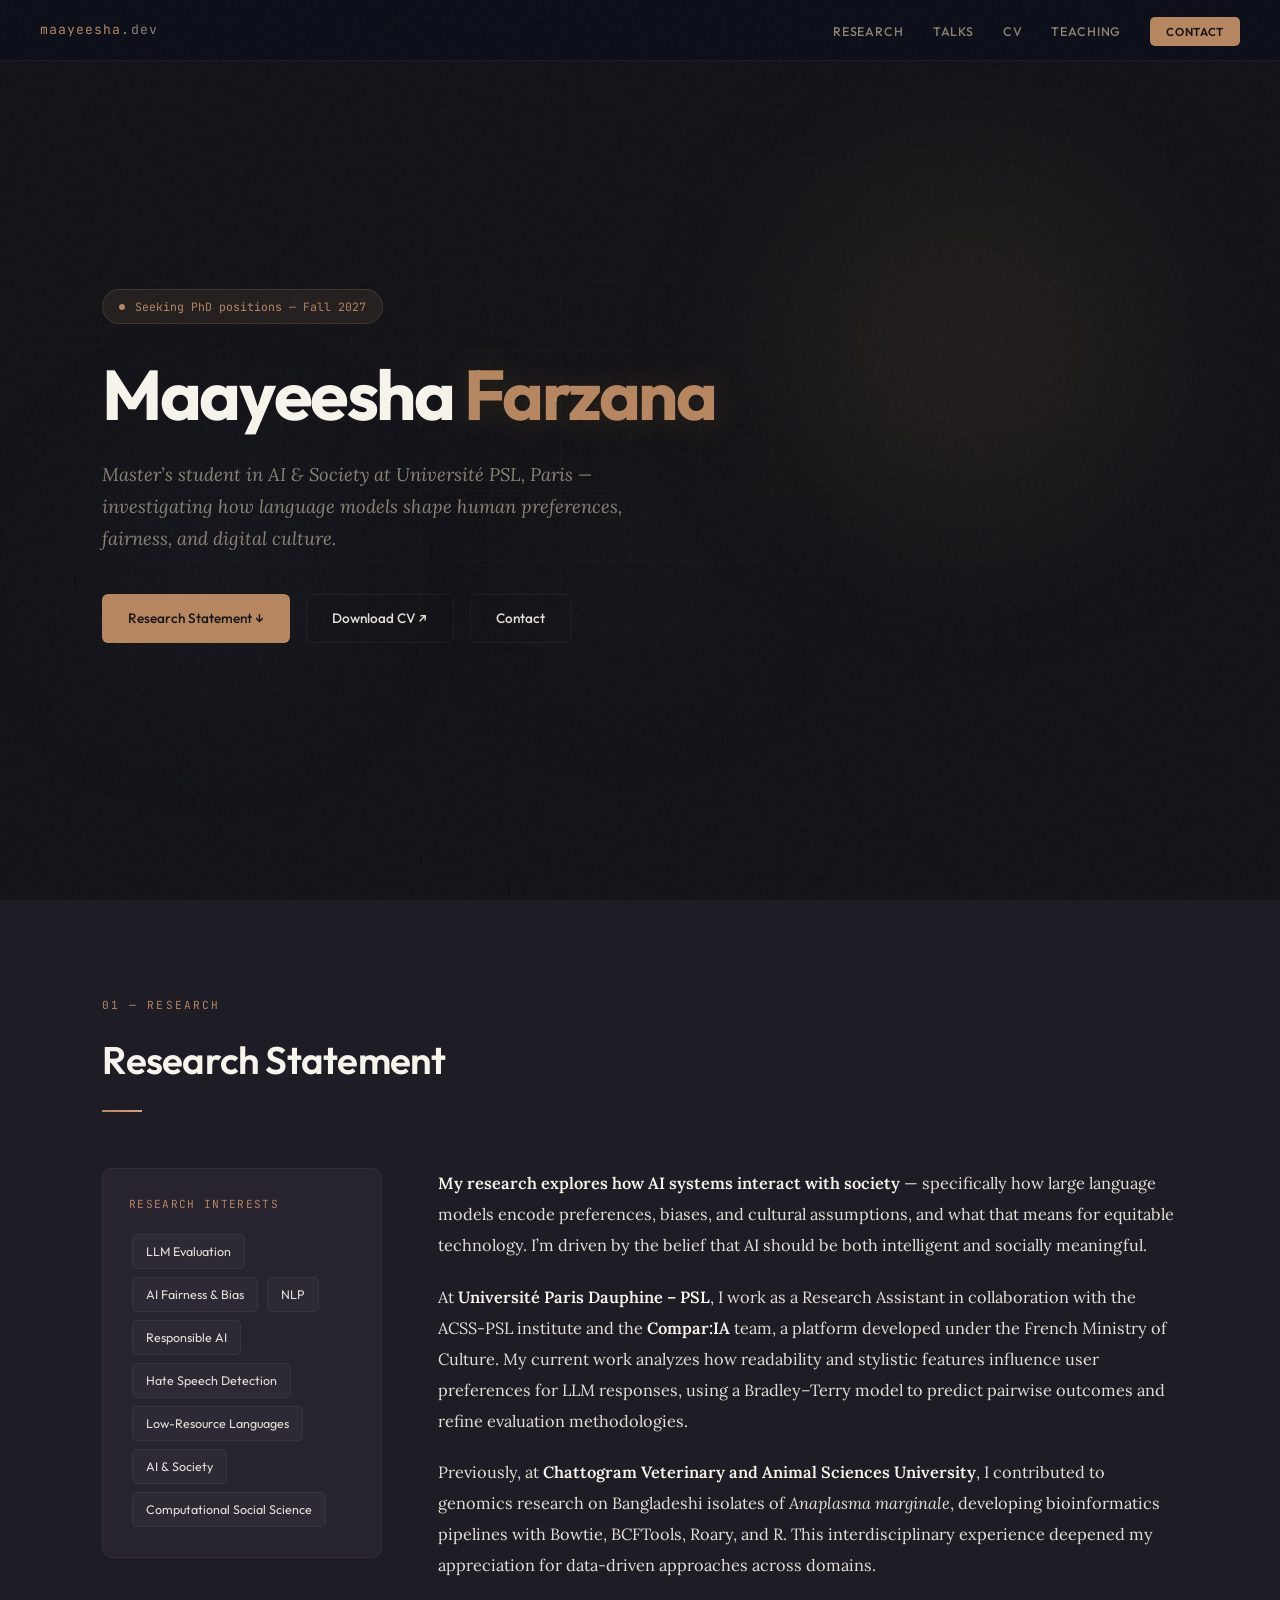
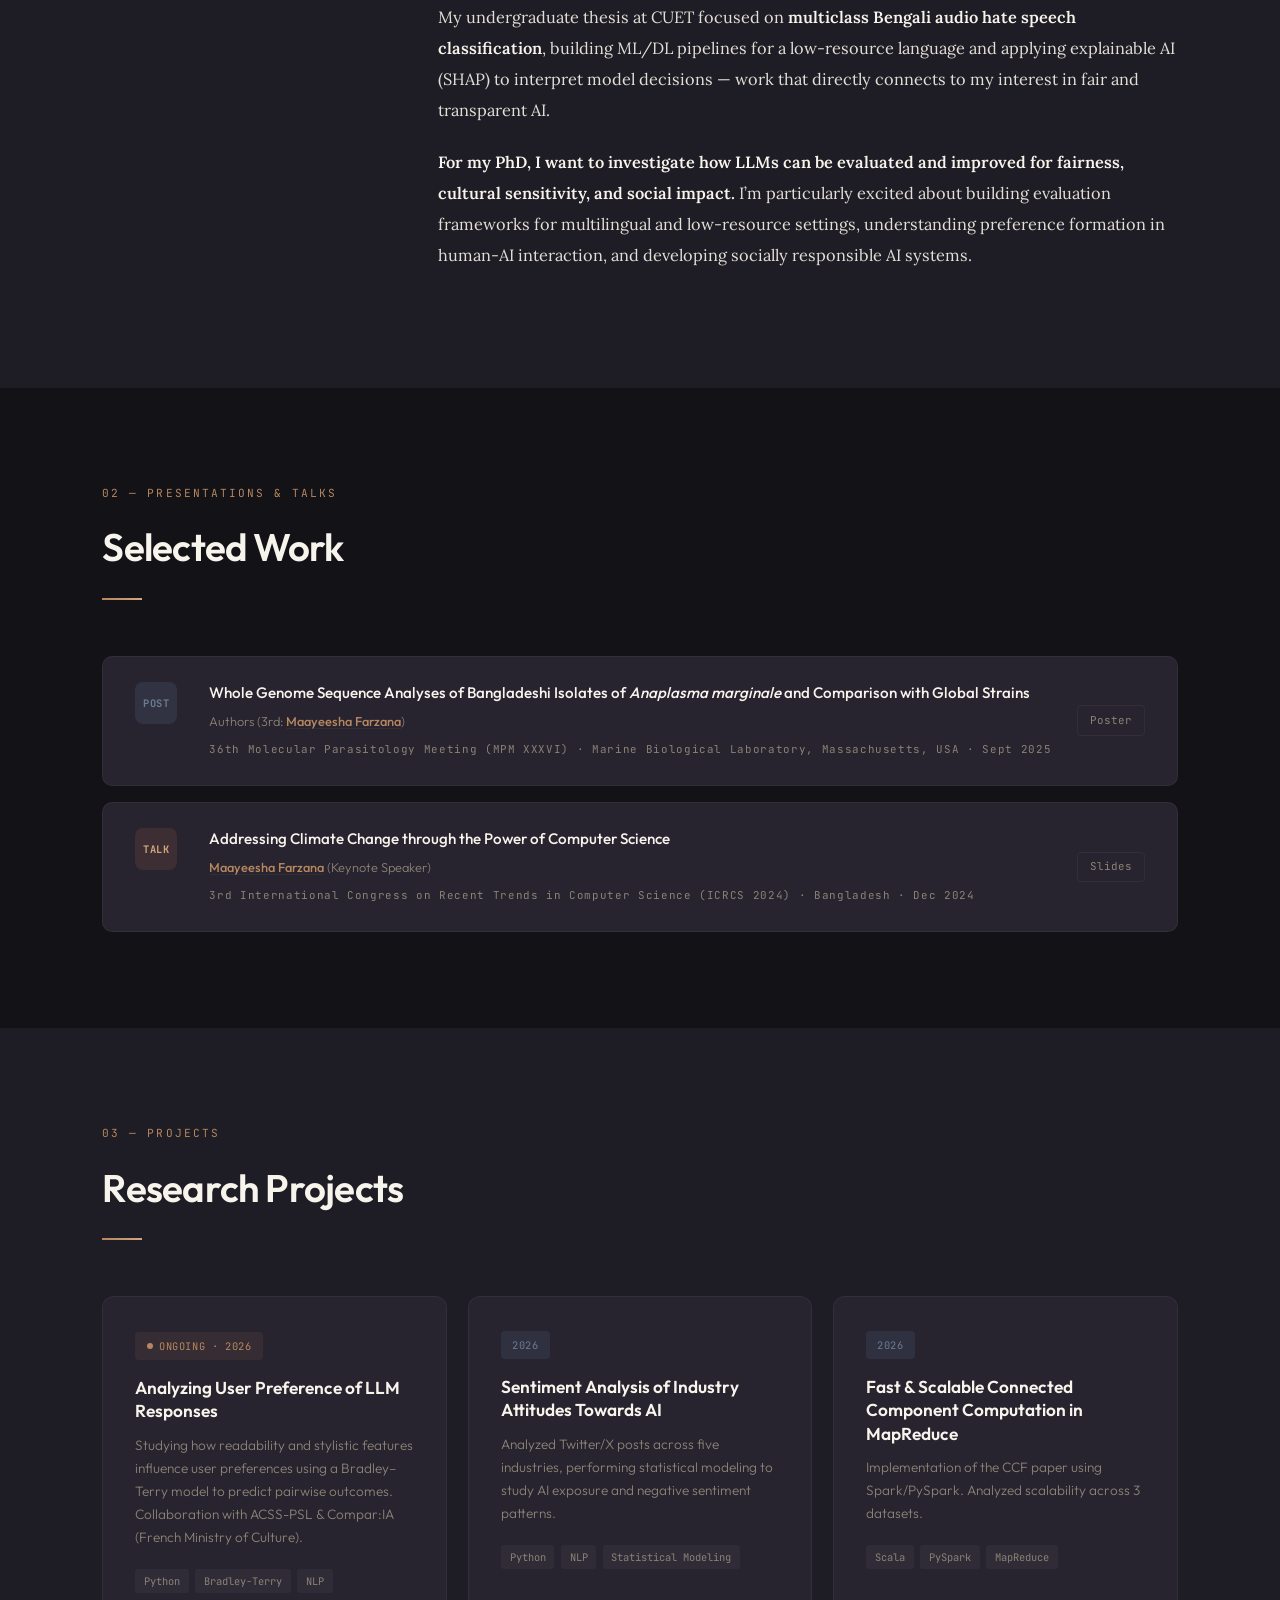
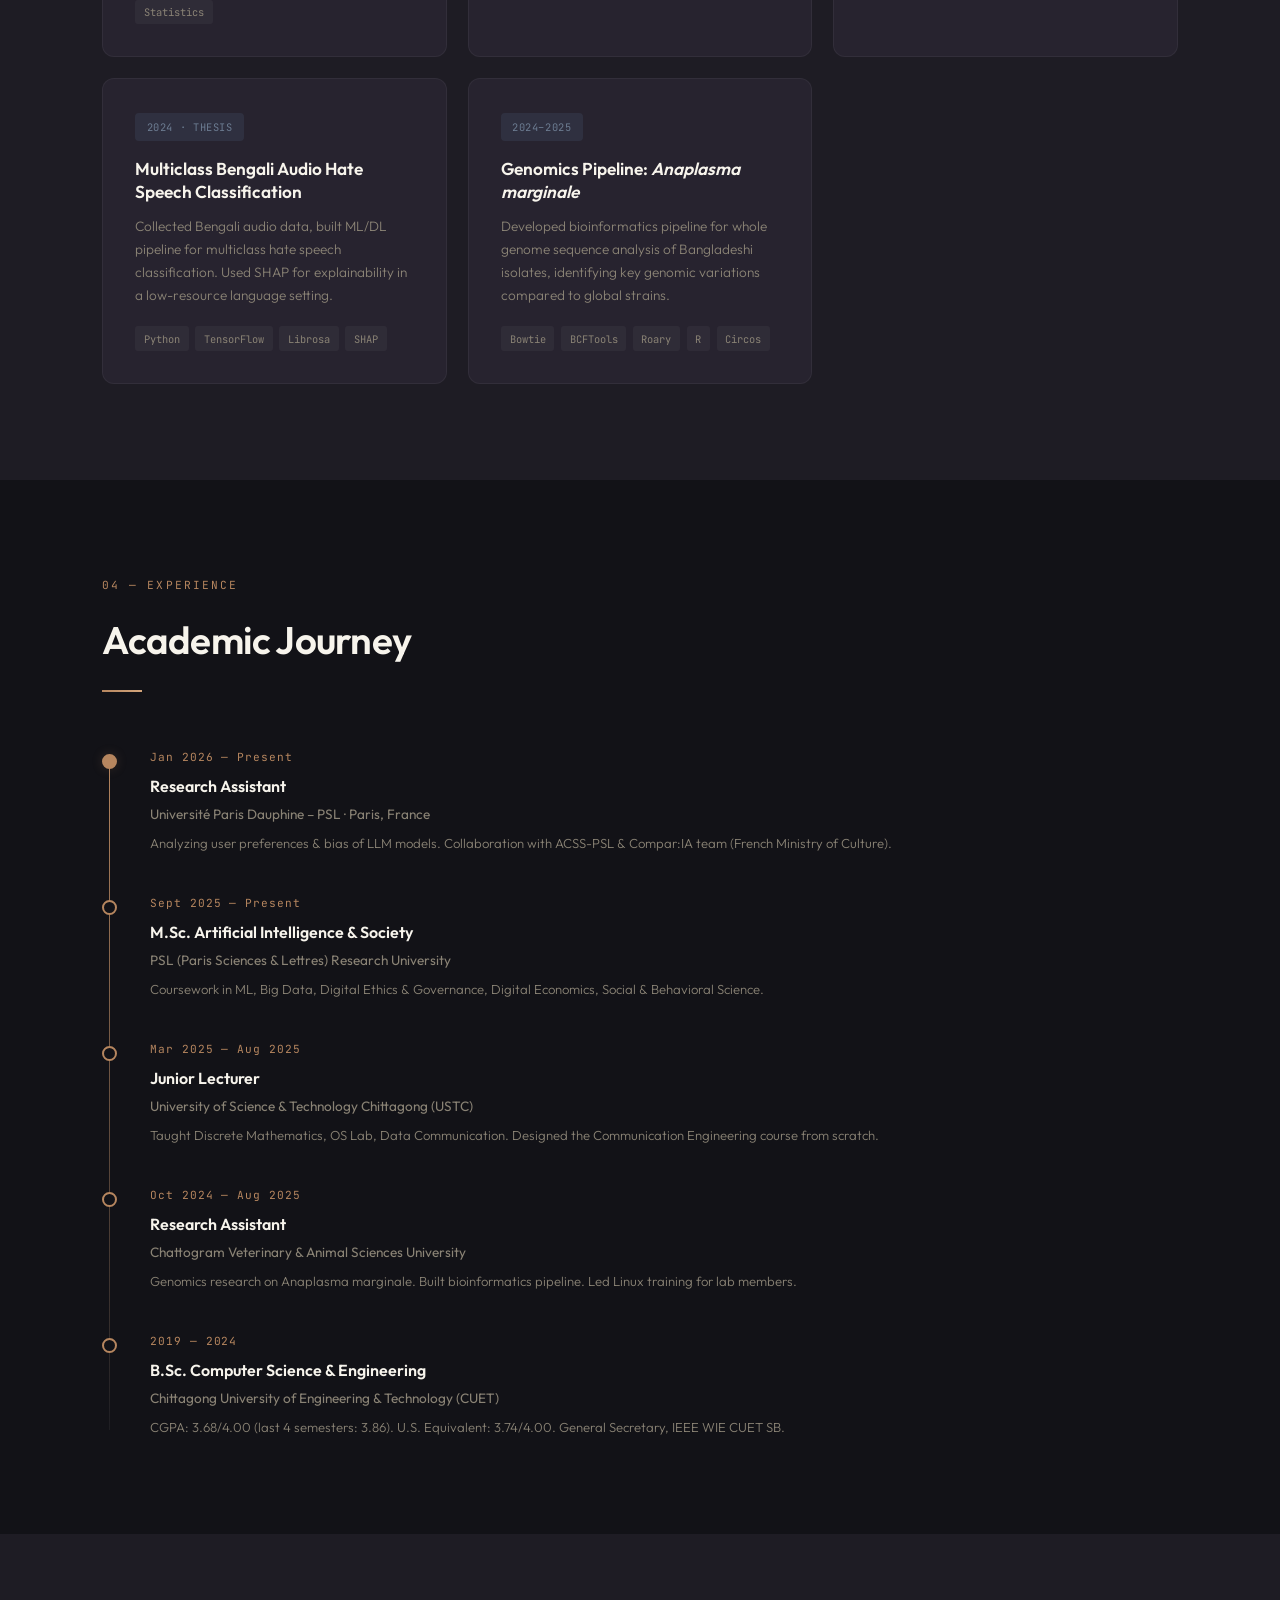
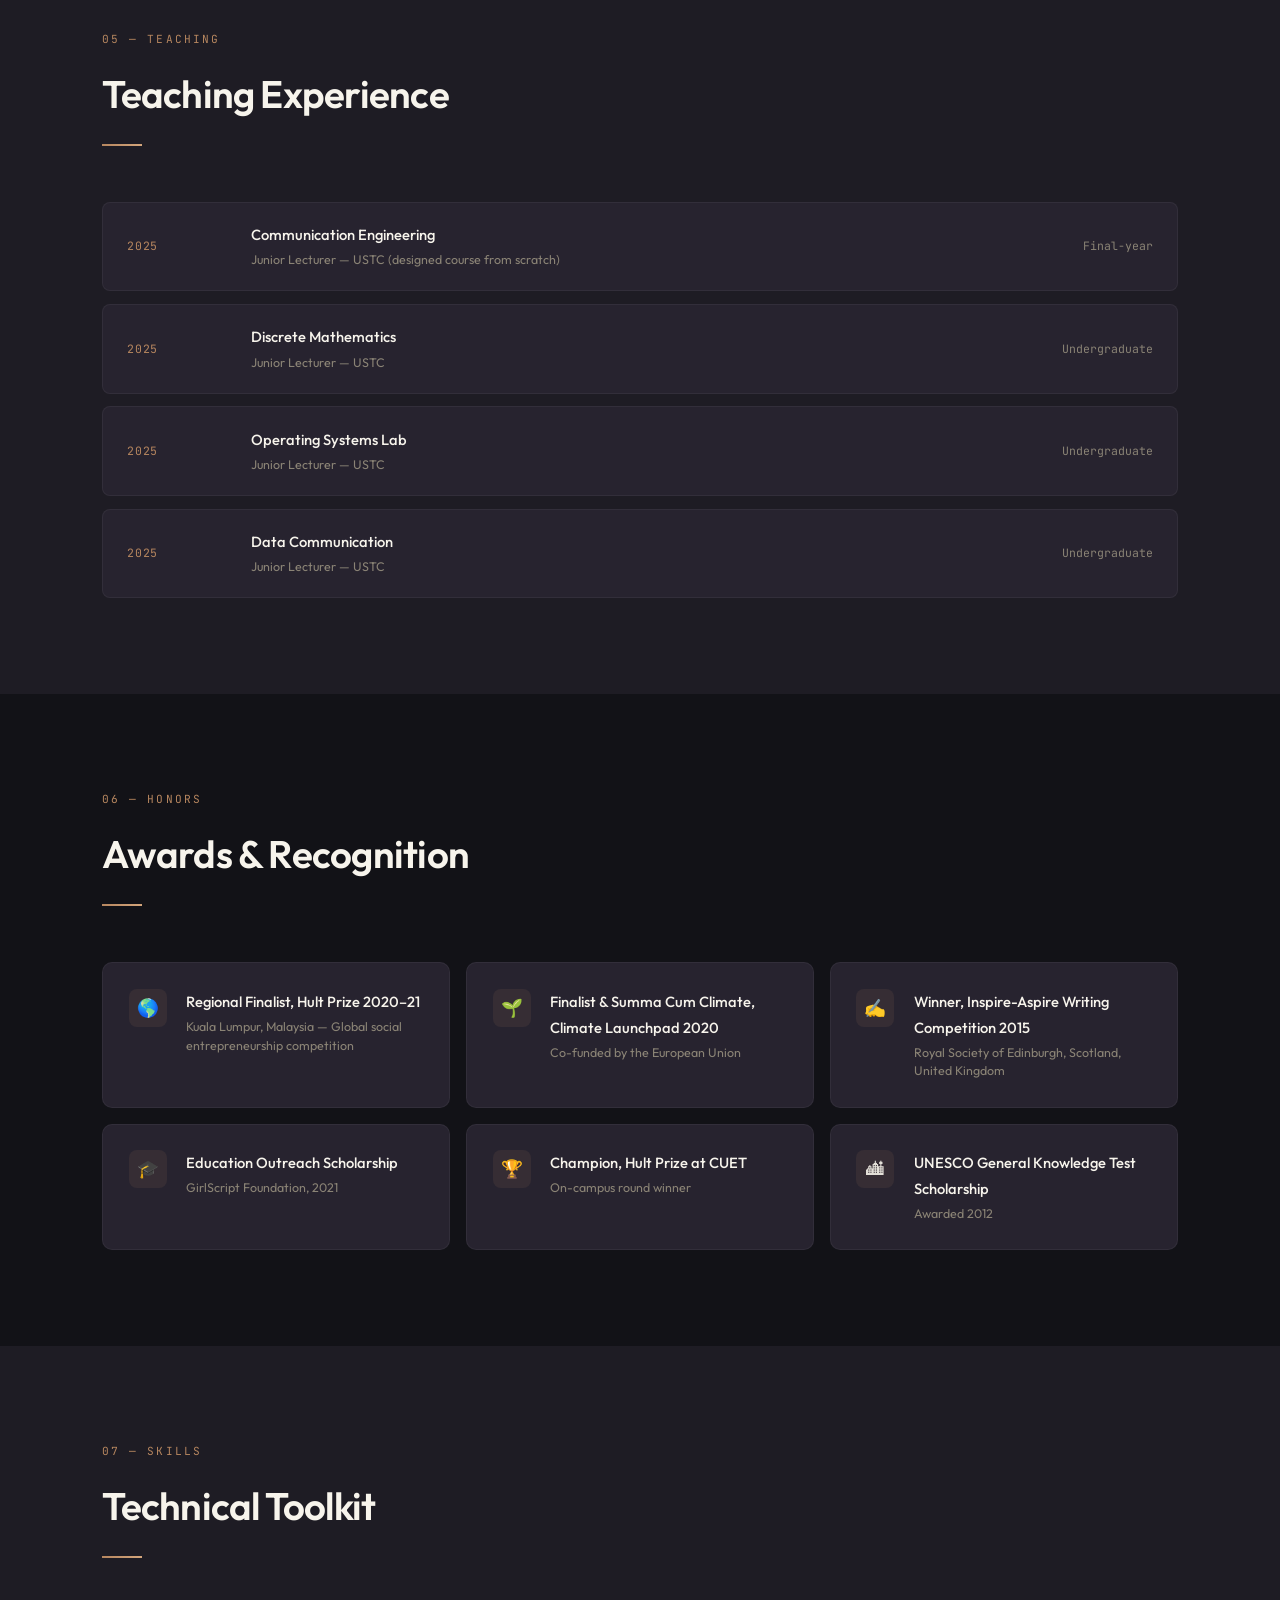
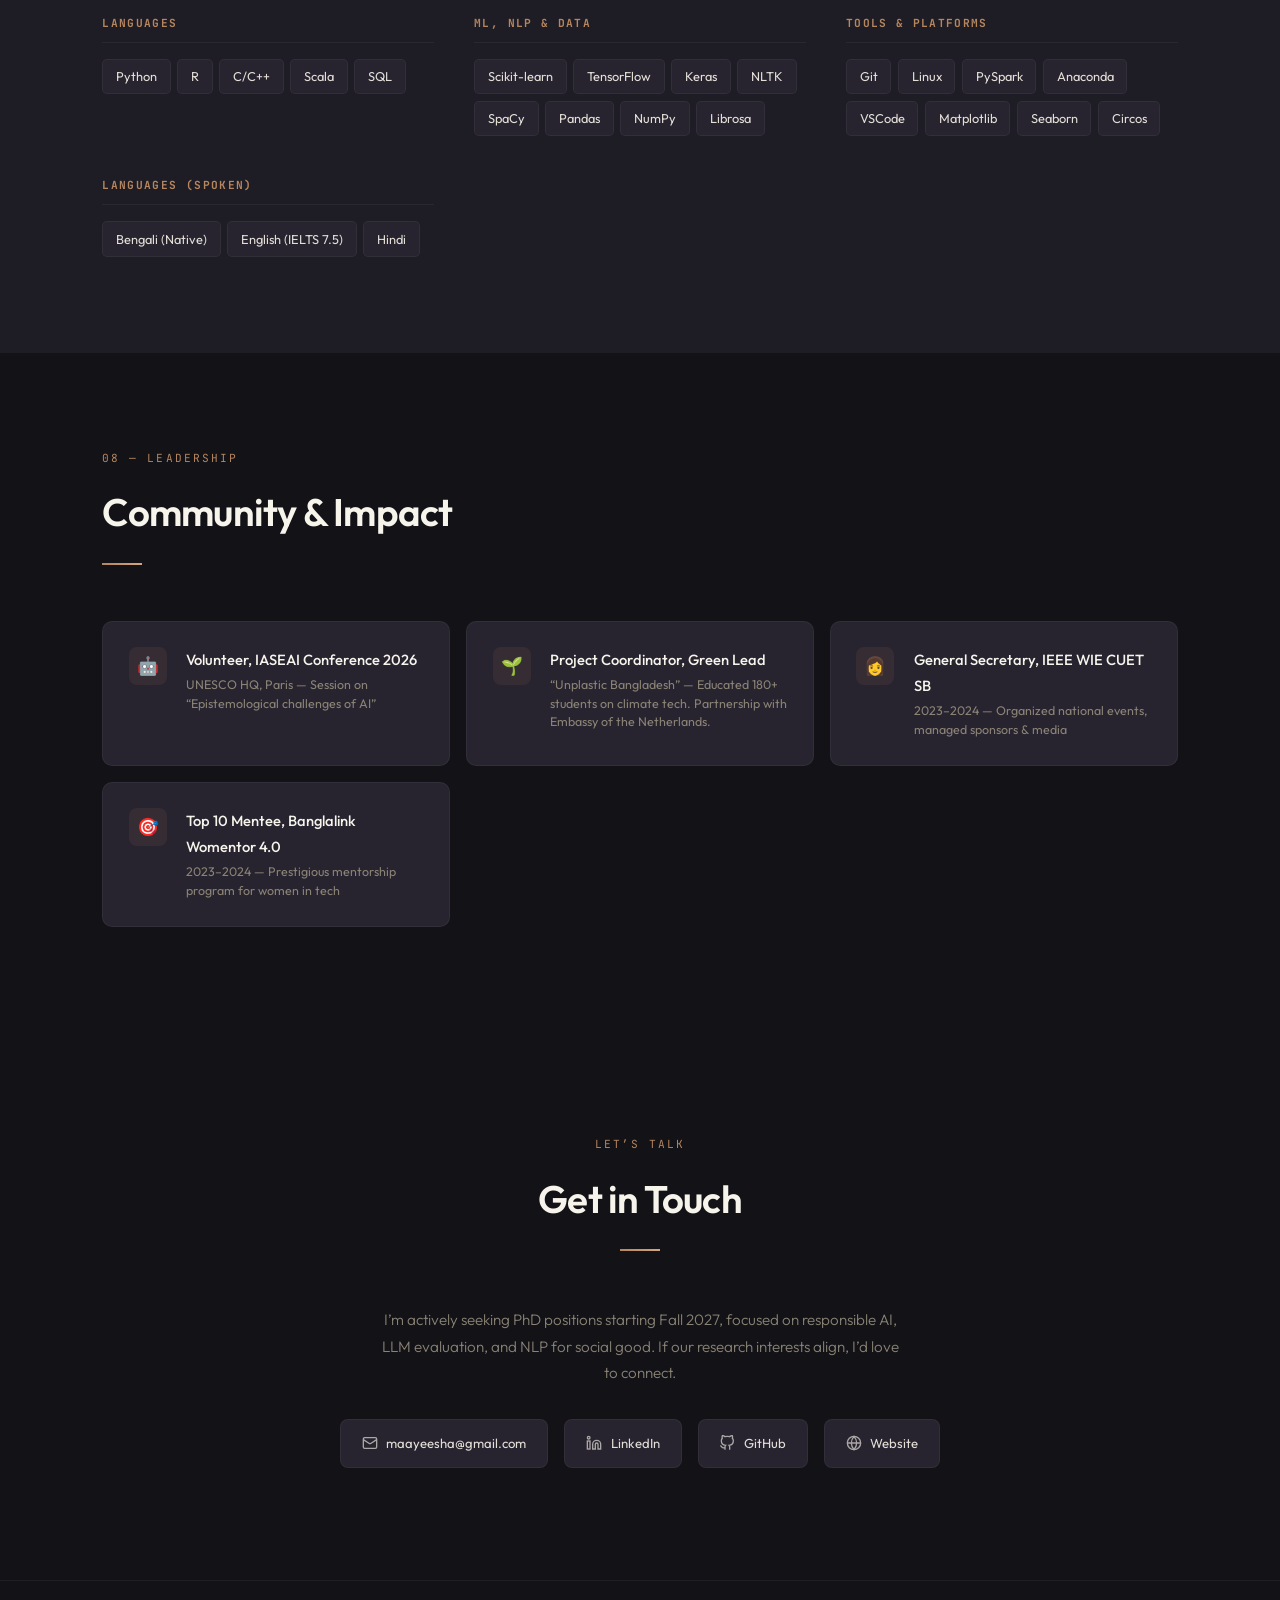
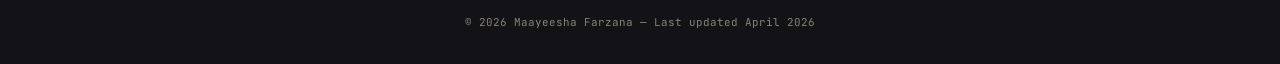
<file: index_old3.0.html>
<!DOCTYPE html>
<html lang="en">
<head>
<meta charset="UTF-8">
<meta name="viewport" content="width=device-width, initial-scale=1.0">
<title>Maayeesha Farzana</title>
<link href="https://fonts.googleapis.com/css2?family=JetBrains+Mono:wght@300;400;500;700&family=Outfit:wght@300;400;500;600;700&family=Lora:ital,wght@0,400;0,500;0,600;1,400;1,500&display=swap" rel="stylesheet">
<style>
  :root {
    /* --bg: #0b0e1a;
    --bg-alt: #0f1322;
    --bg-card: #131830;
    --bg-card-hover: #1a2040;
    --accent: #e8b94a;
    --accent-warm: #f0945c;
    --accent-blue: #7ba4d4;
    --accent-dim: rgba(232, 185, 74, 0.1);
    --accent-glow: rgba(232, 185, 74, 0.2);
    --text: #c8cade;
    --text-dim: #6b7090;
    --text-bright: #eceef8;
    --border: rgba(255,255,255,0.06);
    --border-accent: rgba(232, 185, 74, 0.2);
    --font-display: 'Outfit', sans-serif;
    --font-serif: 'Lora', serif;
    --font-mono: 'JetBrains Mono', monospace;
    --max-w: 1100px;
     */
--bg: #121217;            /* deep charcoal, base mood */
--bg-alt: #1e1c24;        /* soft dark slate for depth */
--bg-card: #27232f;       /* dark wood / library feel */
--bg-card-hover: #342f3c; /* gentle highlight on hover */
--accent: #b6865f;        /* warm amber / vintage leather */
--accent-warm: #d4a67c;   /* soft glowing highlight */
--accent-blue: #6c7c91;   /* muted slate blue for contrast */
--accent-dim: rgba(182, 134, 95, 0.1);
--accent-glow: rgba(182, 134, 95, 0.2);
--text: #e3dfd7;           /* parchment cream for clarity */
--text-dim: #8a8375;       /* muted taupe for subtle info */
--text-bright: #f7f4ec;    /* brighter highlight for headings */
--border: rgba(255,255,255,0.05);
--border-accent: rgba(182, 134, 95, 0.2);
--font-display: 'Outfit', sans-serif;
--font-serif: 'Lora', serif;
--font-mono: 'JetBrains Mono', monospace;
--max-w: 1100px;
  }
  * { margin: 0; padding: 0; box-sizing: border-box; }
  html { scroll-behavior: smooth; scrollbar-width: thin; scrollbar-color: var(--accent-dim) transparent; }
  body { background: var(--bg); color: var(--text); font-family: var(--font-display); line-height: 1.75; overflow-x: hidden; }
  body::before { content: ''; position: fixed; inset: 0; background-image: url("data:image/svg+xml,%3Csvg viewBox='0 0 256 256' xmlns='http://www.w3.org/2000/svg'%3E%3Cfilter id='n'%3E%3CfeTurbulence type='fractalNoise' baseFrequency='0.8' numOctaves='4' stitchTiles='stitch'/%3E%3C/filter%3E%3Crect width='100%25' height='100%25' filter='url(%23n)' opacity='0.03'/%3E%3C/svg%3E"); pointer-events: none; z-index: 9999; }
  a { color: var(--accent); text-decoration: none; transition: all 0.3s; }
  a:hover { opacity: 0.85; }

  nav { position: fixed; top: 0; width: 100%; z-index: 100; padding: 1rem 2.5rem; display: flex; justify-content: space-between; align-items: center; backdrop-filter: blur(24px); background: rgba(11,14,26,0.8); border-bottom: 1px solid var(--border); }
  .logo { font-family: var(--font-mono); font-size: 0.82rem; color: var(--accent); letter-spacing: 0.08em; }
  .logo span { color: var(--text-dim); }
  nav ul { display: flex; list-style: none; gap: 1.8rem; }
  nav a { color: var(--text-dim); font-size: 0.78rem; letter-spacing: 0.07em; text-transform: uppercase; font-weight: 500; position: relative; }
  nav a::after { content: ''; position: absolute; bottom: -4px; left: 0; width: 0; height: 1px; background: var(--accent); transition: width 0.3s; }
  nav a:hover { color: var(--accent); opacity: 1; }
  nav a:hover::after { width: 100%; }
  .nav-cta { background: var(--accent); color: var(--bg) !important; padding: 0.45rem 1rem; border-radius: 5px; font-weight: 600; font-size: 0.72rem; letter-spacing: 0.06em; }
  .nav-cta::after { display: none; }
  .nav-cta:hover { box-shadow: 0 0 20px var(--accent-glow); opacity: 1; }

  .hero { min-height: 100vh; display: flex; align-items: center; padding: 6rem 8vw 4rem; position: relative; overflow: hidden; }
  .hero-grid-bg { position: absolute; inset: 0; background-image: linear-gradient(rgba(232,185,74,0.03) 1px, transparent 1px), linear-gradient(90deg, rgba(232,185,74,0.03) 1px, transparent 1px); background-size: 70px 70px; mask-image: radial-gradient(ellipse 60% 55% at 40% 50%, black 10%, transparent 75%); }
  .hero-orb { position: absolute; border-radius: 50%; filter: blur(100px); animation: drift 8s ease-in-out infinite alternate; }
  .hero-orb-1 { top: 15%; right: 8%; width: 420px; height: 420px; background: radial-gradient(circle, rgba(232,185,74,0.15) 0%, transparent 70%); }
  .hero-orb-2 { bottom: 20%; left: 5%; width: 300px; height: 300px; background: radial-gradient(circle, rgba(123,164,212,0.08) 0%, transparent 70%); animation-delay: -3s; animation-duration: 10s; }
  .hero-orb-3 { top: 50%; left: 40%; width: 250px; height: 250px; background: radial-gradient(circle, rgba(240,148,92,0.06) 0%, transparent 70%); animation-delay: -5s; animation-duration: 12s; }
  @keyframes drift { 0% { opacity: 0.4; transform: translate(0,0) scale(1); } 100% { opacity: 0.7; transform: translate(15px,-20px) scale(1.1); } }

  .hero-content { position: relative; z-index: 2; max-width: 750px; }
  .hero-badge { display: inline-flex; align-items: center; gap: 0.6rem; font-family: var(--font-mono); font-size: 0.72rem; color: var(--accent); background: var(--accent-dim); padding: 0.4rem 1rem; border-radius: 20px; border: 1px solid var(--border-accent); margin-bottom: 2rem; opacity: 0; animation: fadeUp 0.6s 0.2s forwards; }
  .dot { width: 6px; height: 6px; background: var(--accent); border-radius: 50%; animation: blink 2s infinite; }
  @keyframes blink { 0%,100% { opacity: 1; } 50% { opacity: 0.3; } }
  .hero h1 { font-size: clamp(2.6rem, 5.5vw, 4.4rem); font-weight: 700; color: var(--text-bright); line-height: 1.1; letter-spacing: -0.035em; margin-bottom: 1.5rem; opacity: 0; animation: fadeUp 0.7s 0.4s forwards; }
  .hero h1 .accent { color: var(--accent); text-shadow: 0 0 40px rgba(232,185,74,0.15); }
  .hero-sub { font-family: var(--font-serif); font-size: 1.15rem; color: var(--text-dim); font-weight: 400; font-style: italic; max-width: 560px; margin-bottom: 2.5rem; opacity: 0; animation: fadeUp 0.7s 0.6s forwards; }
  .hero-actions { display: flex; gap: 1rem; flex-wrap: wrap; opacity: 0; animation: fadeUp 0.7s 0.8s forwards; }
  .btn { padding: 0.7rem 1.6rem; border-radius: 6px; font-family: var(--font-display); font-size: 0.85rem; font-weight: 500; cursor: pointer; transition: all 0.3s; display: inline-flex; align-items: center; gap: 0.5rem; border: none; }
  .btn-primary { background: var(--accent); color: var(--bg); }
  .btn-primary:hover { box-shadow: 0 0 30px var(--accent-glow); transform: translateY(-2px); opacity: 1; }
  .btn-ghost { background: transparent; color: var(--text); border: 1px solid var(--border); }
  .btn-ghost:hover { border-color: var(--accent); color: var(--accent); opacity: 1; }
  @keyframes fadeUp { from { opacity: 0; transform: translateY(28px); } to { opacity: 1; transform: translateY(0); } }

  section { padding: 6rem 8vw; position: relative; }
  .section-alt { background: var(--bg-alt); }
  .section-inner { max-width: var(--max-w); margin: 0 auto; }
  .section-header { margin-bottom: 3.5rem; }
  .section-label { font-family: var(--font-mono); font-size: 0.7rem; color: var(--accent); letter-spacing: 0.18em; text-transform: uppercase; margin-bottom: 0.7rem; }
  .section-title { font-size: clamp(1.7rem, 3vw, 2.4rem); font-weight: 600; color: var(--text-bright); letter-spacing: -0.02em; }
  .section-bar { width: 40px; height: 2px; background: linear-gradient(90deg, var(--accent), var(--accent-warm)); margin-top: 1rem; }

  .statement-block { display: grid; grid-template-columns: 280px 1fr; gap: 3.5rem; align-items: start; }
  .statement-sidebar { position: sticky; top: 6rem; }
  .research-interests { background: var(--bg-card); border: 1px solid var(--border); border-radius: 10px; padding: 1.6rem; }
  .ri-title { font-family: var(--font-mono); font-size: 0.7rem; color: var(--accent); text-transform: uppercase; letter-spacing: 0.12em; margin-bottom: 1rem; }
  .ri-tag { display: inline-block; font-size: 0.78rem; color: var(--text); background: rgba(255,255,255,0.03); border: 1px solid var(--border); padding: 0.35rem 0.8rem; border-radius: 5px; margin: 0.25rem 0.2rem; transition: all 0.3s; }
  .ri-tag:hover { border-color: var(--border-accent); background: var(--accent-dim); }
  .statement-text { font-family: var(--font-serif); font-size: 1.02rem; color: var(--text); line-height: 1.9; }
  .statement-text p { margin-bottom: 1.3rem; }
  .statement-text strong { color: var(--text-bright); font-weight: 600; }

  .timeline { position: relative; padding-left: 3rem; }
  .timeline::before { content: ''; position: absolute; left: 7px; top: 8px; bottom: 8px; width: 1px; background: linear-gradient(to bottom, var(--accent), var(--border)); }
  .tl-item { position: relative; padding-bottom: 2.5rem; }
  .tl-item:last-child { padding-bottom: 0; }
  .tl-dot { position: absolute; left: -3rem; top: 6px; width: 15px; height: 15px; border-radius: 50%; border: 2px solid var(--accent); background: var(--bg); }
  .tl-item:first-child .tl-dot { background: var(--accent); box-shadow: 0 0 12px var(--accent-glow); }
  .tl-date { font-family: var(--font-mono); font-size: 0.7rem; color: var(--accent); letter-spacing: 0.08em; margin-bottom: 0.3rem; }
  .tl-title { font-size: 1rem; font-weight: 600; color: var(--text-bright); margin-bottom: 0.15rem; }
  .tl-place { font-size: 0.85rem; color: var(--text-dim); font-weight: 400; }
  .tl-desc { font-size: 0.82rem; color: var(--text-dim); margin-top: 0.4rem; line-height: 1.6; font-weight: 300; }

  .pub-list { display: flex; flex-direction: column; gap: 1rem; }
  .pub-item { background: var(--bg-card); border: 1px solid var(--border); border-radius: 10px; padding: 1.6rem 2rem; display: grid; grid-template-columns: 50px 1fr auto; gap: 1.5rem; align-items: start; transition: all 0.35s; }
  .pub-item:hover { border-color: var(--border-accent); background: var(--bg-card-hover); transform: translateY(-2px); }
  .pub-type-icon { width: 42px; height: 42px; border-radius: 8px; display: flex; align-items: center; justify-content: center; font-size: 0.65rem; font-family: var(--font-mono); font-weight: 700; text-transform: uppercase; letter-spacing: 0.05em; flex-shrink: 0; }
  .pub-type-conf { background: rgba(232,185,74,0.1); color: var(--accent); }
  .pub-type-poster { background: rgba(123,164,212,0.12); color: var(--accent-blue); }
  .pub-type-talk { background: rgba(240,148,92,0.1); color: var(--accent-warm); }
  .pub-info h3 { font-size: 0.95rem; font-weight: 500; color: var(--text-bright); line-height: 1.45; margin-bottom: 0.35rem; }
  .pub-authors { font-size: 0.8rem; color: var(--text-dim); font-weight: 300; }
  .pub-authors strong { color: var(--accent); font-weight: 500; text-decoration: underline; text-decoration-color: var(--accent-dim); text-underline-offset: 2px; }
  .pub-venue { font-family: var(--font-mono); font-size: 0.68rem; color: var(--text-dim); margin-top: 0.5rem; letter-spacing: 0.06em; }
  .pub-links { display: flex; flex-direction: column; gap: 0.4rem; align-self: center; }
  .pub-link-btn { font-family: var(--font-mono); font-size: 0.68rem; color: var(--text-dim); border: 1px solid var(--border); padding: 0.3rem 0.75rem; border-radius: 4px; transition: all 0.3s; text-align: center; white-space: nowrap; }
  .pub-link-btn:hover { border-color: var(--accent); color: var(--accent); opacity: 1; }

  .projects-grid { display: grid; grid-template-columns: repeat(auto-fit, minmax(320px, 1fr)); gap: 1.3rem; }
  .project-card { background: var(--bg-card); border: 1px solid var(--border); border-radius: 12px; padding: 2rem; position: relative; overflow: hidden; transition: all 0.4s; }
  .project-card::before { content: ''; position: absolute; top: 0; left: 0; width: 100%; height: 2px; background: linear-gradient(90deg, var(--accent), var(--accent-warm)); opacity: 0; transition: opacity 0.4s; }
  .project-card:hover { border-color: var(--border-accent); background: var(--bg-card-hover); transform: translateY(-4px); }
  .project-card:hover::before { opacity: 1; }
  .project-status { display: inline-flex; align-items: center; gap: 0.4rem; font-family: var(--font-mono); font-size: 0.65rem; letter-spacing: 0.06em; text-transform: uppercase; padding: 0.3rem 0.7rem; border-radius: 4px; margin-bottom: 1rem; }
  .status-active { color: var(--accent); background: var(--accent-dim); }
  .status-complete { color: var(--accent-blue); background: rgba(123,164,212,0.1); }
  .project-card h3 { font-size: 1.08rem; font-weight: 600; color: var(--text-bright); margin-bottom: 0.7rem; line-height: 1.35; }
  .project-card p { font-size: 0.85rem; color: var(--text-dim); font-weight: 300; line-height: 1.7; margin-bottom: 1.2rem; }
  .project-tech { display: flex; flex-wrap: wrap; gap: 0.4rem; }
  .project-tech span { font-family: var(--font-mono); font-size: 0.65rem; color: var(--text-dim); background: rgba(255,255,255,0.04); padding: 0.2rem 0.55rem; border-radius: 3px; }

  .teaching-list { display: flex; flex-direction: column; gap: 0.8rem; }
  .teaching-item { display: grid; grid-template-columns: 100px 1fr auto; gap: 1.5rem; align-items: center; padding: 1.2rem 1.5rem; background: var(--bg-card); border: 1px solid var(--border); border-radius: 8px; transition: all 0.3s; }
  .teaching-item:hover { border-color: var(--border-accent); transform: translateX(4px); }
  .teaching-sem { font-family: var(--font-mono); font-size: 0.72rem; color: var(--accent); letter-spacing: 0.05em; }
  .teaching-course { font-size: 0.92rem; font-weight: 500; color: var(--text-bright); }
  .teaching-role { font-size: 0.78rem; color: var(--text-dim); margin-top: 0.1rem; }
  .teaching-detail { font-family: var(--font-mono); font-size: 0.72rem; color: var(--text-dim); text-align: right; }

  .awards-grid { display: grid; grid-template-columns: repeat(auto-fit, minmax(280px, 1fr)); gap: 1rem; }
  .award-card { padding: 1.6rem; background: var(--bg-card); border: 1px solid var(--border); border-radius: 10px; transition: all 0.3s; display: flex; gap: 1.2rem; align-items: start; }
  .award-card:hover { border-color: var(--border-accent); transform: translateY(-3px); }
  .award-icon { width: 38px; height: 38px; background: var(--accent-dim); border-radius: 8px; display: flex; align-items: center; justify-content: center; font-size: 1.1rem; flex-shrink: 0; }
  .award-title { font-size: 0.92rem; font-weight: 500; color: var(--text-bright); }
  .award-desc { font-size: 0.78rem; color: var(--text-dim); margin-top: 0.2rem; line-height: 1.5; }

  .skills-columns { display: grid; grid-template-columns: repeat(auto-fit, minmax(250px, 1fr)); gap: 2.5rem; }
  .skill-category h4 { font-family: var(--font-mono); font-size: 0.7rem; color: var(--accent); text-transform: uppercase; letter-spacing: 0.12em; margin-bottom: 1rem; padding-bottom: 0.5rem; border-bottom: 1px solid var(--border); }
  .skill-tags { display: flex; flex-wrap: wrap; gap: 0.4rem; }
  .skill-tag { font-size: 0.8rem; color: var(--text); background: var(--bg-card); border: 1px solid var(--border); padding: 0.35rem 0.8rem; border-radius: 5px; transition: all 0.3s; }
  .skill-tag:hover { border-color: var(--border-accent); background: var(--accent-dim); }

  .contact-section { text-align: center; padding: 7rem 8vw; }
  .contact-section .section-header { display: flex; flex-direction: column; align-items: center; }
  .contact-section .section-bar { margin: 1rem auto 0; }
  .contact-note { color: var(--text-dim); max-width: 520px; margin: 0 auto 2rem; font-weight: 300; font-size: 0.95rem; }
  .contact-grid { display: flex; justify-content: center; gap: 1rem; flex-wrap: wrap; }
  .contact-chip { display: inline-flex; align-items: center; gap: 0.55rem; padding: 0.75rem 1.3rem; background: var(--bg-card); border: 1px solid var(--border); border-radius: 8px; color: var(--text); font-size: 0.82rem; transition: all 0.3s; }
  .contact-chip:hover { border-color: var(--accent); color: var(--accent); transform: translateY(-3px); box-shadow: 0 8px 25px rgba(0,0,0,0.3); opacity: 1; }
  .contact-chip svg { width: 16px; height: 16px; opacity: 0.7; }

  footer { text-align: center; padding: 2rem; font-family: var(--font-mono); font-size: 0.68rem; color: var(--text-dim); border-top: 1px solid var(--border); }
  .reveal { opacity: 0; transform: translateY(28px); transition: all 0.75s cubic-bezier(0.16, 1, 0.3, 1); }
  .reveal.visible { opacity: 1; transform: translateY(0); }
  .reveal-delay-1 { transition-delay: 0.1s; }
  .reveal-delay-2 { transition-delay: 0.2s; }
  .reveal-delay-3 { transition-delay: 0.3s; }
  @media (max-width: 900px) {
    nav ul { gap: 1rem; }
    nav a { font-size: 0.7rem; }
    .hero { padding: 6rem 5vw 4rem; }
    section { padding: 4rem 5vw; }
    .statement-block { grid-template-columns: 1fr; gap: 2rem; }
    .statement-sidebar { position: static; }
    .pub-item { grid-template-columns: 1fr; gap: 0.6rem; }
    .pub-type-icon { display: none; }
    .teaching-item { grid-template-columns: 1fr; gap: 0.4rem; }
    .hero-actions { flex-direction: column; }
  }
</style>
</head>
<body>

<nav>
  <div class="logo">maayeesha<span>.dev</span></div>
  <ul>
    <li><a href="#research">Research</a></li>
    <li><a href="#publications">Talks</a></li>
    <li><a href="#experience">CV</a></li>
    <li><a href="#teaching">Teaching</a></li>
    <li><a href="#contact" class="nav-cta">Contact</a></li>
  </ul>
</nav>

<!-- Hero -->
<section class="hero">
  <div class="hero-grid-bg"></div>
  <div class="hero-orb hero-orb-1"></div>
  <div class="hero-orb hero-orb-2"></div>
  <div class="hero-orb hero-orb-3"></div>
  <div class="hero-content">
    <div class="hero-badge"><span class="dot"></span> Seeking PhD positions &mdash; Fall 2027</div>
    <h1>Maayeesha <span class="accent">Farzana</span></h1>
    <p class="hero-sub">Master&rsquo;s student in AI &amp; Society at Universit&eacute; PSL, Paris &mdash; investigating how language models shape human preferences, fairness, and digital culture.</p>
    <div class="hero-actions">
      <a href="#research" class="btn btn-primary">Research Statement &darr;</a>
      <a href="cv.pdf" class="btn btn-ghost">Download CV &nearr;</a>
      <a href="#contact" class="btn btn-ghost">Contact</a>
    </div>
  </div>
</section>

<!-- Research Statement -->
<section id="research" class="section-alt">
  <div class="section-inner">
    <div class="section-header reveal">
      <div class="section-label">01 &mdash; Research</div>
      <h2 class="section-title">Research Statement</h2>
      <div class="section-bar"></div>
    </div>
    <div class="statement-block">
      <div class="statement-sidebar reveal">
        <div class="research-interests">
          <div class="ri-title">Research Interests</div>
          <span class="ri-tag">LLM Evaluation</span>
          <span class="ri-tag">AI Fairness &amp; Bias</span>
          <span class="ri-tag">NLP</span>
          <span class="ri-tag">Responsible AI</span>
          <span class="ri-tag">Hate Speech Detection</span>
          <span class="ri-tag">Low-Resource Languages</span>
          <span class="ri-tag">AI &amp; Society</span>
          <span class="ri-tag">Computational Social Science</span>
        </div>
      </div>
      <div class="statement-text reveal">
        <p><strong>My research explores how AI systems interact with society</strong> &mdash; specifically how large language models encode preferences, biases, and cultural assumptions, and what that means for equitable technology. I&rsquo;m driven by the belief that AI should be both intelligent and socially meaningful.</p>
        <p>At <strong>Universit&eacute; Paris Dauphine &ndash; PSL</strong>, I work as a Research Assistant in collaboration with the ACSS-PSL institute and the <strong>Compar:IA</strong> team, a platform developed under the French Ministry of Culture. My current work analyzes how readability and stylistic features influence user preferences for LLM responses, using a Bradley&ndash;Terry model to predict pairwise outcomes and refine evaluation methodologies.</p>
        <p>Previously, at <strong>Chattogram Veterinary and Animal Sciences University</strong>, I contributed to genomics research on Bangladeshi isolates of <em>Anaplasma marginale</em>, developing bioinformatics pipelines with Bowtie, BCFTools, Roary, and R. This interdisciplinary experience deepened my appreciation for data-driven approaches across domains.</p>
        <p>My undergraduate thesis at CUET focused on <strong>multiclass Bengali audio hate speech classification</strong>, building ML/DL pipelines for a low-resource language and applying explainable AI (SHAP) to interpret model decisions &mdash; work that directly connects to my interest in fair and transparent AI.</p>
        <p><strong>For my PhD, I want to investigate how LLMs can be evaluated and improved for fairness, cultural sensitivity, and social impact.</strong> I&rsquo;m particularly excited about building evaluation frameworks for multilingual and low-resource settings, understanding preference formation in human-AI interaction, and developing socially responsible AI systems.</p>
      </div>
    </div>
  </div>
</section>

<!-- Presentations / Talks -->
<section id="publications">
  <div class="section-inner">
    <div class="section-header reveal">
      <div class="section-label">02 &mdash; Presentations &amp; Talks</div>
      <h2 class="section-title">Selected Work</h2>
      <div class="section-bar"></div>
    </div>
    <div class="pub-list">
      <div class="pub-item reveal">
        <div class="pub-type-icon pub-type-poster">Post</div>
        <div class="pub-info">
          <h3>Whole Genome Sequence Analyses of Bangladeshi Isolates of <em>Anaplasma marginale</em> and Comparison with Global Strains</h3>
          <div class="pub-authors">Authors (3rd: <strong>Maayeesha Farzana</strong>)</div>
          <div class="pub-venue">36th Molecular Parasitology Meeting (MPM XXXVI) &middot; Marine Biological Laboratory, Massachusetts, USA &middot; Sept 2025</div>
        </div>
        <div class="pub-links"><a href="#" class="pub-link-btn">Poster</a></div>
      </div>
      <div class="pub-item reveal reveal-delay-1">
        <div class="pub-type-icon pub-type-talk">Talk</div>
        <div class="pub-info">
          <h3>Addressing Climate Change through the Power of Computer Science</h3>
          <div class="pub-authors"><strong>Maayeesha Farzana</strong> (Keynote Speaker)</div>
          <div class="pub-venue">3rd International Congress on Recent Trends in Computer Science (ICRCS 2024) &middot; Bangladesh &middot; Dec 2024</div>
        </div>
        <div class="pub-links"><a href="#" class="pub-link-btn">Slides</a></div>
      </div>
    </div>
  </div>
</section>

<!-- Research Projects -->
<section class="section-alt">
  <div class="section-inner">
    <div class="section-header reveal">
      <div class="section-label">03 &mdash; Projects</div>
      <h2 class="section-title">Research Projects</h2>
      <div class="section-bar"></div>
    </div>
    <div class="projects-grid">
      <div class="project-card reveal">
        <div class="project-status status-active"><span class="dot"></span> Ongoing &middot; 2026</div>
        <h3>Analyzing User Preference of LLM Responses</h3>
        <p>Studying how readability and stylistic features influence user preferences using a Bradley&ndash;Terry model to predict pairwise outcomes. Collaboration with ACSS-PSL &amp; Compar:IA (French Ministry of Culture).</p>
        <div class="project-tech"><span>Python</span><span>Bradley-Terry</span><span>NLP</span><span>Statistics</span></div>
      </div>
      <div class="project-card reveal reveal-delay-1">
        <div class="project-status status-complete">2026</div>
        <h3>Sentiment Analysis of Industry Attitudes Towards AI</h3>
        <p>Analyzed Twitter/X posts across five industries, performing statistical modeling to study AI exposure and negative sentiment patterns.</p>
        <div class="project-tech"><span>Python</span><span>NLP</span><span>Statistical Modeling</span></div>
      </div>
      <div class="project-card reveal reveal-delay-2">
        <div class="project-status status-complete">2026</div>
        <h3>Fast &amp; Scalable Connected Component Computation in MapReduce</h3>
        <p>Implementation of the CCF paper using Spark/PySpark. Analyzed scalability across 3 datasets.</p>
        <div class="project-tech"><span>Scala</span><span>PySpark</span><span>MapReduce</span></div>
      </div>
      <div class="project-card reveal">
        <div class="project-status status-complete">2024 &middot; Thesis</div>
        <h3>Multiclass Bengali Audio Hate Speech Classification</h3>
        <p>Collected Bengali audio data, built ML/DL pipeline for multiclass hate speech classification. Used SHAP for explainability in a low-resource language setting.</p>
        <div class="project-tech"><span>Python</span><span>TensorFlow</span><span>Librosa</span><span>SHAP</span></div>
      </div>
      <div class="project-card reveal reveal-delay-1">
        <div class="project-status status-complete">2024&ndash;2025</div>
        <h3>Genomics Pipeline: <em>Anaplasma marginale</em></h3>
        <p>Developed bioinformatics pipeline for whole genome sequence analysis of Bangladeshi isolates, identifying key genomic variations compared to global strains.</p>
        <div class="project-tech"><span>Bowtie</span><span>BCFTools</span><span>Roary</span><span>R</span><span>Circos</span></div>
      </div>
    </div>
  </div>
</section>

<!-- Experience Timeline -->
<section id="experience">
  <div class="section-inner">
    <div class="section-header reveal">
      <div class="section-label">04 &mdash; Experience</div>
      <h2 class="section-title">Academic Journey</h2>
      <div class="section-bar"></div>
    </div>
    <div class="timeline reveal">
      <div class="tl-item">
        <div class="tl-dot"></div>
        <div class="tl-date">Jan 2026 &mdash; Present</div>
        <div class="tl-title">Research Assistant</div>
        <div class="tl-place">Universit&eacute; Paris Dauphine &ndash; PSL &middot; Paris, France</div>
        <div class="tl-desc">Analyzing user preferences &amp; bias of LLM models. Collaboration with ACSS-PSL &amp; Compar:IA team (French Ministry of Culture).</div>
      </div>
      <div class="tl-item">
        <div class="tl-dot"></div>
        <div class="tl-date">Sept 2025 &mdash; Present</div>
        <div class="tl-title">M.Sc. Artificial Intelligence &amp; Society</div>
        <div class="tl-place">PSL (Paris Sciences &amp; Lettres) Research University</div>
        <div class="tl-desc">Coursework in ML, Big Data, Digital Ethics &amp; Governance, Digital Economics, Social &amp; Behavioral Science.</div>
      </div>
      <div class="tl-item">
        <div class="tl-dot"></div>
        <div class="tl-date">Mar 2025 &mdash; Aug 2025</div>
        <div class="tl-title">Junior Lecturer</div>
        <div class="tl-place">University of Science &amp; Technology Chittagong (USTC)</div>
        <div class="tl-desc">Taught Discrete Mathematics, OS Lab, Data Communication. Designed the Communication Engineering course from scratch.</div>
      </div>
      <div class="tl-item">
        <div class="tl-dot"></div>
        <div class="tl-date">Oct 2024 &mdash; Aug 2025</div>
        <div class="tl-title">Research Assistant</div>
        <div class="tl-place">Chattogram Veterinary &amp; Animal Sciences University</div>
        <div class="tl-desc">Genomics research on Anaplasma marginale. Built bioinformatics pipeline. Led Linux training for lab members.</div>
      </div>
      <div class="tl-item">
        <div class="tl-dot"></div>
        <div class="tl-date">2019 &mdash; 2024</div>
        <div class="tl-title">B.Sc. Computer Science &amp; Engineering</div>
        <div class="tl-place">Chittagong University of Engineering &amp; Technology (CUET)</div>
        <div class="tl-desc">CGPA: 3.68/4.00 (last 4 semesters: 3.86). U.S. Equivalent: 3.74/4.00. General Secretary, IEEE WIE CUET SB.</div>
      </div>
    </div>
  </div>
</section>

<!-- Teaching -->
<section id="teaching" class="section-alt">
  <div class="section-inner">
    <div class="section-header reveal">
      <div class="section-label">05 &mdash; Teaching</div>
      <h2 class="section-title">Teaching Experience</h2>
      <div class="section-bar"></div>
    </div>
    <div class="teaching-list">
      <div class="teaching-item reveal">
        <div class="teaching-sem">2025</div>
        <div><div class="teaching-course">Communication Engineering</div><div class="teaching-role">Junior Lecturer &mdash; USTC (designed course from scratch)</div></div>
        <div class="teaching-detail">Final-year</div>
      </div>
      <div class="teaching-item reveal reveal-delay-1">
        <div class="teaching-sem">2025</div>
        <div><div class="teaching-course">Discrete Mathematics</div><div class="teaching-role">Junior Lecturer &mdash; USTC</div></div>
        <div class="teaching-detail">Undergraduate</div>
      </div>
      <div class="teaching-item reveal reveal-delay-2">
        <div class="teaching-sem">2025</div>
        <div><div class="teaching-course">Operating Systems Lab</div><div class="teaching-role">Junior Lecturer &mdash; USTC</div></div>
        <div class="teaching-detail">Undergraduate</div>
      </div>
      <div class="teaching-item reveal reveal-delay-3">
        <div class="teaching-sem">2025</div>
        <div><div class="teaching-course">Data Communication</div><div class="teaching-role">Junior Lecturer &mdash; USTC</div></div>
        <div class="teaching-detail">Undergraduate</div>
      </div>
    </div>
  </div>
</section>

<!-- Awards -->
<section>
  <div class="section-inner">
    <div class="section-header reveal">
      <div class="section-label">06 &mdash; Honors</div>
      <h2 class="section-title">Awards &amp; Recognition</h2>
      <div class="section-bar"></div>
    </div>
    <div class="awards-grid">
      <div class="award-card reveal">
        <div class="award-icon">&#127758;</div>
        <div><div class="award-title">Regional Finalist, Hult Prize 2020&ndash;21</div><div class="award-desc">Kuala Lumpur, Malaysia &mdash; Global social entrepreneurship competition</div></div>
      </div>
      <div class="award-card reveal reveal-delay-1">
        <div class="award-icon">&#127793;</div>
        <div><div class="award-title">Finalist &amp; Summa Cum Climate, Climate Launchpad 2020</div><div class="award-desc">Co-funded by the European Union</div></div>
      </div>
      <div class="award-card reveal reveal-delay-2">
        <div class="award-icon">&#9997;</div>
        <div><div class="award-title">Winner, Inspire-Aspire Writing Competition 2015</div><div class="award-desc">Royal Society of Edinburgh, Scotland, United Kingdom</div></div>
      </div>
      <div class="award-card reveal reveal-delay-3">
        <div class="award-icon">&#127891;</div>
        <div><div class="award-title">Education Outreach Scholarship</div><div class="award-desc">GirlScript Foundation, 2021</div></div>
      </div>
      <div class="award-card reveal">
        <div class="award-icon">&#127942;</div>
        <div><div class="award-title">Champion, Hult Prize at CUET</div><div class="award-desc">On-campus round winner</div></div>
      </div>
      <div class="award-card reveal reveal-delay-1">
        <div class="award-icon">&#127961;</div>
        <div><div class="award-title">UNESCO General Knowledge Test Scholarship</div><div class="award-desc">Awarded 2012</div></div>
      </div>
    </div>
  </div>
</section>

<!-- Skills -->
<section class="section-alt">
  <div class="section-inner">
    <div class="section-header reveal">
      <div class="section-label">07 &mdash; Skills</div>
      <h2 class="section-title">Technical Toolkit</h2>
      <div class="section-bar"></div>
    </div>
    <div class="skills-columns reveal">
      <div class="skill-category">
        <h4>Languages</h4>
        <div class="skill-tags"><span class="skill-tag">Python</span><span class="skill-tag">R</span><span class="skill-tag">C/C++</span><span class="skill-tag">Scala</span><span class="skill-tag">SQL</span></div>
      </div>
      <div class="skill-category">
        <h4>ML, NLP &amp; Data</h4>
        <div class="skill-tags"><span class="skill-tag">Scikit-learn</span><span class="skill-tag">TensorFlow</span><span class="skill-tag">Keras</span><span class="skill-tag">NLTK</span><span class="skill-tag">SpaCy</span><span class="skill-tag">Pandas</span><span class="skill-tag">NumPy</span><span class="skill-tag">Librosa</span></div>
      </div>
      <div class="skill-category">
        <h4>Tools &amp; Platforms</h4>
        <div class="skill-tags"><span class="skill-tag">Git</span><span class="skill-tag">Linux</span><span class="skill-tag">PySpark</span><span class="skill-tag">Anaconda</span><span class="skill-tag">VSCode</span><span class="skill-tag">Matplotlib</span><span class="skill-tag">Seaborn</span><span class="skill-tag">Circos</span></div>
      </div>
      <div class="skill-category">
        <h4>Languages (Spoken)</h4>
        <div class="skill-tags"><span class="skill-tag">Bengali (Native)</span><span class="skill-tag">English (IELTS 7.5)</span><span class="skill-tag">Hindi</span></div>
      </div>
    </div>
  </div>
</section>

<!-- Leadership -->
<section>
  <div class="section-inner">
    <div class="section-header reveal">
      <div class="section-label">08 &mdash; Leadership</div>
      <h2 class="section-title">Community &amp; Impact</h2>
      <div class="section-bar"></div>
    </div>
    <div class="awards-grid">
      <div class="award-card reveal">
        <div class="award-icon">&#129302;</div>
        <div><div class="award-title">Volunteer, IASEAI Conference 2026</div><div class="award-desc">UNESCO HQ, Paris &mdash; Session on &ldquo;Epistemological challenges of AI&rdquo;</div></div>
      </div>
      <div class="award-card reveal reveal-delay-1">
        <div class="award-icon">&#127793;</div>
        <div><div class="award-title">Project Coordinator, Green Lead</div><div class="award-desc">&ldquo;Unplastic Bangladesh&rdquo; &mdash; Educated 180+ students on climate tech. Partnership with Embassy of the Netherlands.</div></div>
      </div>
      <div class="award-card reveal reveal-delay-2">
        <div class="award-icon">&#128105;</div>
        <div><div class="award-title">General Secretary, IEEE WIE CUET SB</div><div class="award-desc">2023&ndash;2024 &mdash; Organized national events, managed sponsors &amp; media</div></div>
      </div>
      <div class="award-card reveal reveal-delay-3">
        <div class="award-icon">&#127919;</div>
        <div><div class="award-title">Top 10 Mentee, Banglalink Womentor 4.0</div><div class="award-desc">2023&ndash;2024 &mdash; Prestigious mentorship program for women in tech</div></div>
      </div>
    </div>
  </div>
</section>

<!-- Contact -->
<section id="contact" class="contact-section">
  <div class="section-header reveal">
    <div class="section-label">Let&rsquo;s Talk</div>
    <h2 class="section-title">Get in Touch</h2>
    <div class="section-bar"></div>
  </div>
  <p class="contact-note reveal">I&rsquo;m actively seeking PhD positions starting Fall 2027, focused on responsible AI, LLM evaluation, and NLP for social good. If our research interests align, I&rsquo;d love to connect.</p>
  <div class="contact-grid reveal">
    <a href="mailto:maayeesha@gmail.com" class="contact-chip">
      <svg viewBox="0 0 24 24" fill="none" stroke="currentColor" stroke-width="2"><rect x="2" y="4" width="20" height="16" rx="2"/><path d="m22 7-8.97 5.7a1.94 1.94 0 0 1-2.06 0L2 7"/></svg>
      maayeesha@gmail.com
    </a>
    <a href="https://www.linkedin.com/in/maayeeshafarzana/" class="contact-chip" target="_blank">
      <svg viewBox="0 0 24 24" fill="none" stroke="currentColor" stroke-width="2"><path d="M16 8a6 6 0 0 1 6 6v7h-4v-7a2 2 0 0 0-4 0v7h-4v-7a6 6 0 0 1 6-6z"/><rect x="2" y="9" width="4" height="12"/><circle cx="4" cy="4" r="2"/></svg>
      LinkedIn
    </a>
    <a href="https://github.com/maayeesha" class="contact-chip" target="_blank">
      <svg viewBox="0 0 24 24" fill="none" stroke="currentColor" stroke-width="2"><path d="M9 19c-5 1.5-5-2.5-7-3m14 6v-3.87a3.37 3.37 0 0 0-.94-2.61c3.14-.35 6.44-1.54 6.44-7A5.44 5.44 0 0 0 20 4.77 5.07 5.07 0 0 0 19.91 1S18.73.65 16 2.48a13.38 13.38 0 0 0-7 0C6.27.65 5.09 1 5.09 1A5.07 5.07 0 0 0 5 4.77a5.44 5.44 0 0 0-1.5 3.78c0 5.42 3.3 6.61 6.44 7A3.37 3.37 0 0 0 9 18.13V22"/></svg>
      GitHub
    </a>
    <a href="https://sites.google.com/view/maayeesha/" class="contact-chip" target="_blank">
      <svg viewBox="0 0 24 24" fill="none" stroke="currentColor" stroke-width="2"><circle cx="12" cy="12" r="10"/><path d="M2 12h20M12 2a15.3 15.3 0 0 1 4 10 15.3 15.3 0 0 1-4 10 15.3 15.3 0 0 1-4-10 15.3 15.3 0 0 1 4-10z"/></svg>
      Website
    </a>
  </div>
</section>

<footer>&copy; 2026 Maayeesha Farzana &mdash; Last updated April 2026</footer>

<script>
  const observer = new IntersectionObserver((entries) => {
    entries.forEach(e => { if (e.isIntersecting) e.target.classList.add('visible'); });
  }, { threshold: 0.08, rootMargin: '0px 0px -30px 0px' });
  document.querySelectorAll('.reveal').forEach(el => observer.observe(el));
</script>
</body>
</html>
</file>
